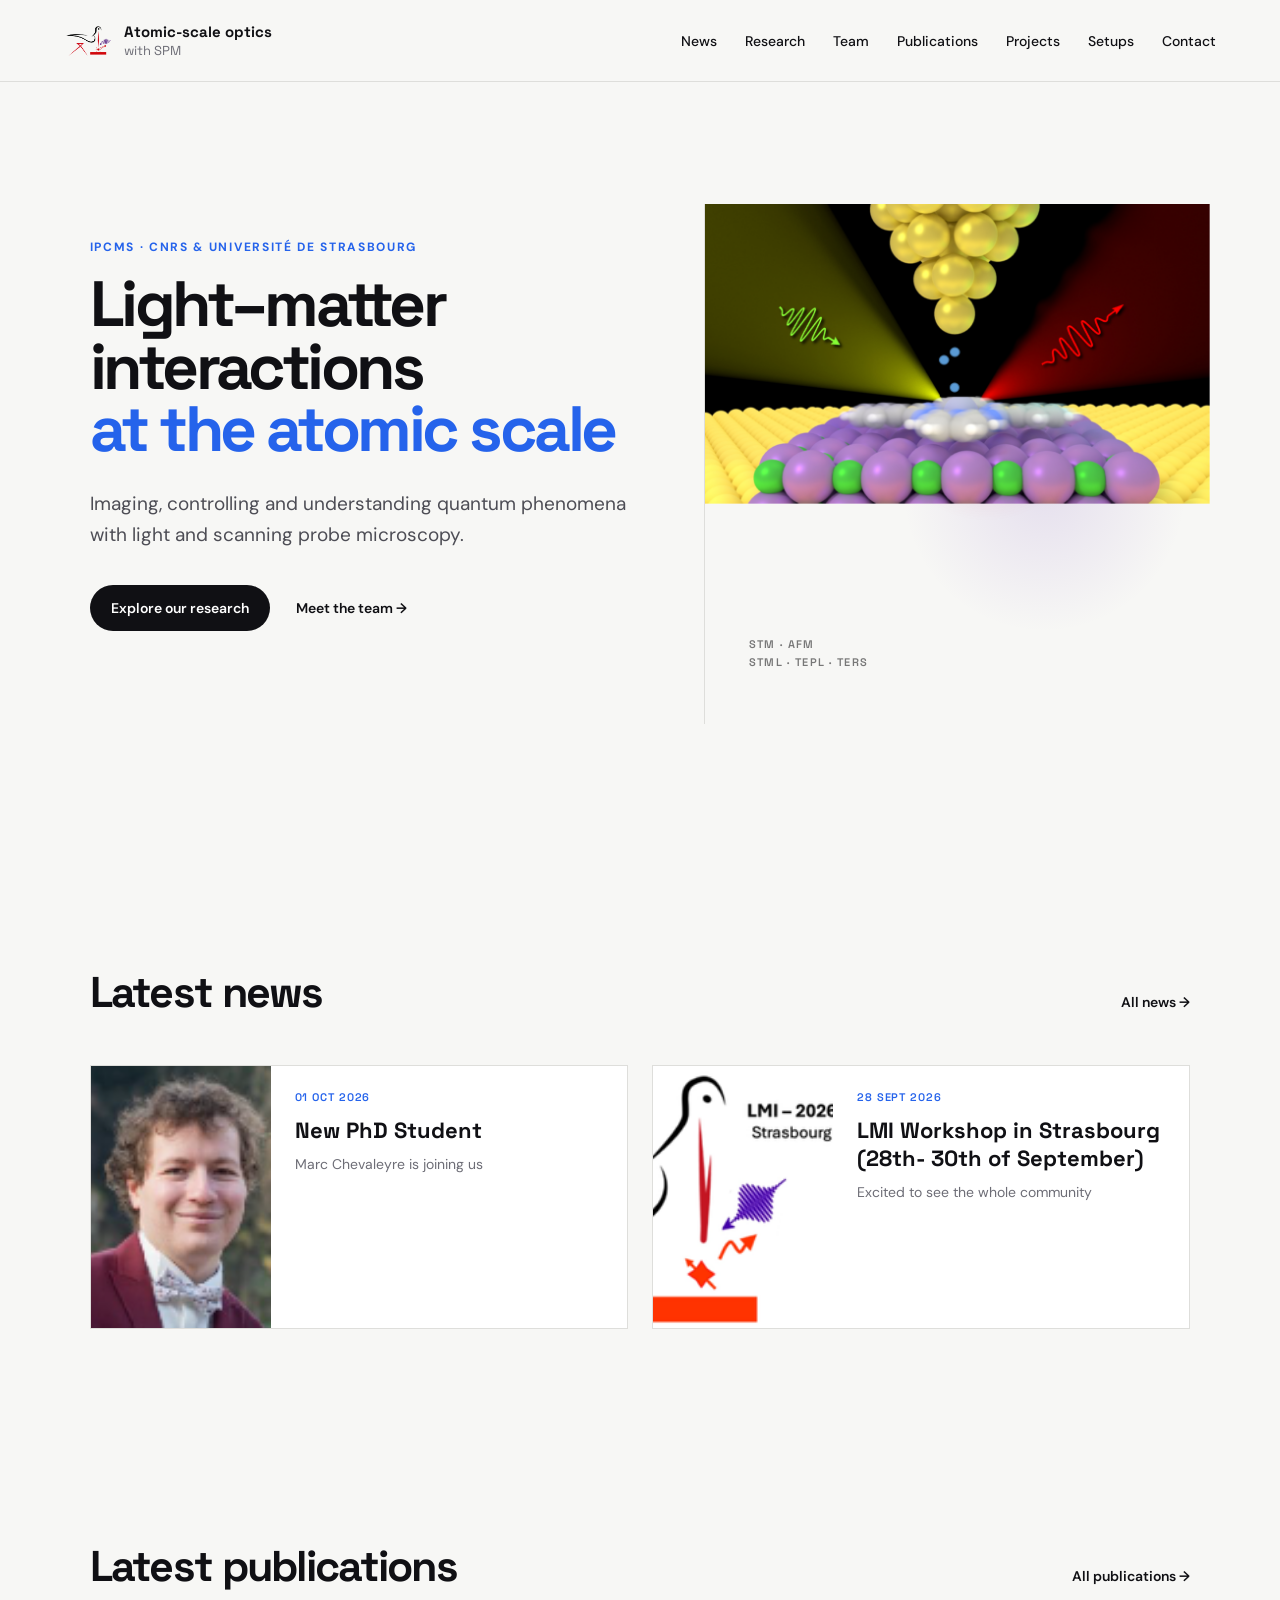
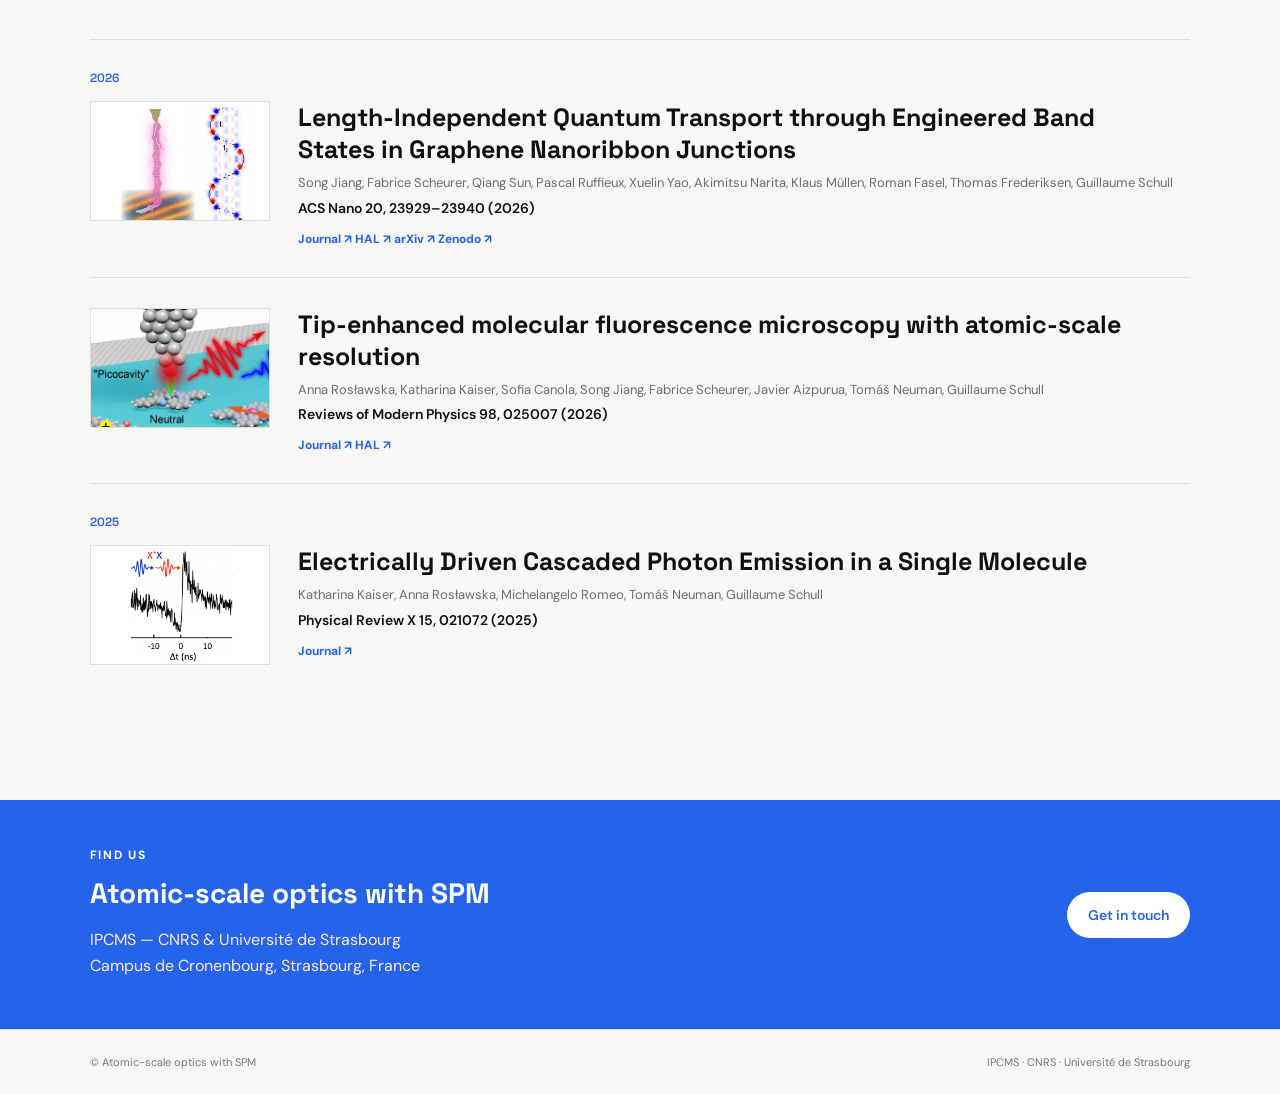
<file: index.html>
<!doctype html>

<html lang="en">

<head>
  <meta charset="utf-8">
  <meta name="viewport" content="width=device-width,initial-scale=1">
  <title>Atomic-scale optics with SPM — IPCMS</title>
  <link rel="stylesheet" href="css/style.css">
</head>

<body>

<header class="site-header">

  <a class="brand" href="index.html">
    <img src="assets/logo.png" alt="Atomic-scale optics with STM logo">

    <span>
      <strong>Atomic-scale optics</strong>
      <small>with SPM</small>
    </span>

  </a>

  <nav class="site-nav"></nav>

</header>

<main>

  <!-- HERO -->

  <section class="hero">

    <div class="hero-copy">

      <p class="eyebrow" id="institution"></p>

      <h1 id="hero-title"></h1>

      <p class="lead" id="hero-text"></p>

      <div class="hero-actions">

        <a class="button" href="research.html">
          Explore our research
        </a>

        <a class="text-link" href="team.html">
          Meet the team →
        </a>

      </div>

    </div>


    <div class="hero-visual">

      <img
        src="assets/Image1.png"
        alt="Atomic-scale optical spectroscopy with scanning tunneling microscopy"
        class="hero-image"
      >

      <div class="visual-label">
        STM · AFM <br>
        STML · TEPL · TERS
      </div>

    </div>

  </section>


  <!-- LATEST NEWS -->

  <section id="news" class="section">

    <div class="section-head">

      <h2>Latest news</h2>

      <a href="news.html">
        All news →
      </a>

    </div>

    <div id="latest-news" class="news-grid"></div>

  </section>


  <!-- LATEST PUBLICATIONS -->

  <section id="publications" class="section">

    <div class="section-head">

      <h2 id="publications-heading"></h2>

      <a href="publications.html">
        All publications →
      </a>

    </div>

    <div id="latest-publications"></div>

  </section>


  <!-- CONTACT -->

  <section id="contact" class="contact-section">

    <div>

      <p class="eyebrow">
        Find us
      </p>

      <h2>
        Atomic-scale optics with SPM
      </h2>

      <p id="contact-text"></p>

    </div>

    <a class="button button-light" id="contact-link">
      Get in touch
    </a>

  </section>

</main>


<footer>

  <span>
    © Atomic-scale optics with SPM
  </span>

  <span>
    IPCMS · CNRS · Université de Strasbourg
  </span>

</footer>


<script src="js/content.js"></script>

<script src="js/site.js"></script>


<script>

  // Homepage content

  document.getElementById("institution").textContent =
    siteContent.institution;


  document.getElementById("hero-title").innerHTML =
    `${siteContent.heroTitle}<br><em>${siteContent.heroTitleAccent}</em>`;


  document.getElementById("hero-text").textContent =
    siteContent.heroText;


  // Navigation
  // This is deliberately called before renderNews().
  // If renderNews() encounters an error, the navigation
  // will still have been rendered.

  renderNavigation();


  // Latest news

  renderNews(
    document.getElementById("latest-news"),
    siteContent.news.slice(0, 2)
  );


  // Latest publications

  document.getElementById("publications-heading").textContent =
    siteContent.sectionTitles.publications;


  renderPublications(
    document.getElementById("latest-publications"),
    siteContent.publications.slice(0, 3)
  );


  // Contact

  document.getElementById("contact-text").innerHTML =
    siteContent.contactText.replace(/\n/g, "<br>");


  document.getElementById("contact-link").href =
    "mailto:" + siteContent.contactEmail;

</script>

</body>

</html>
</file>
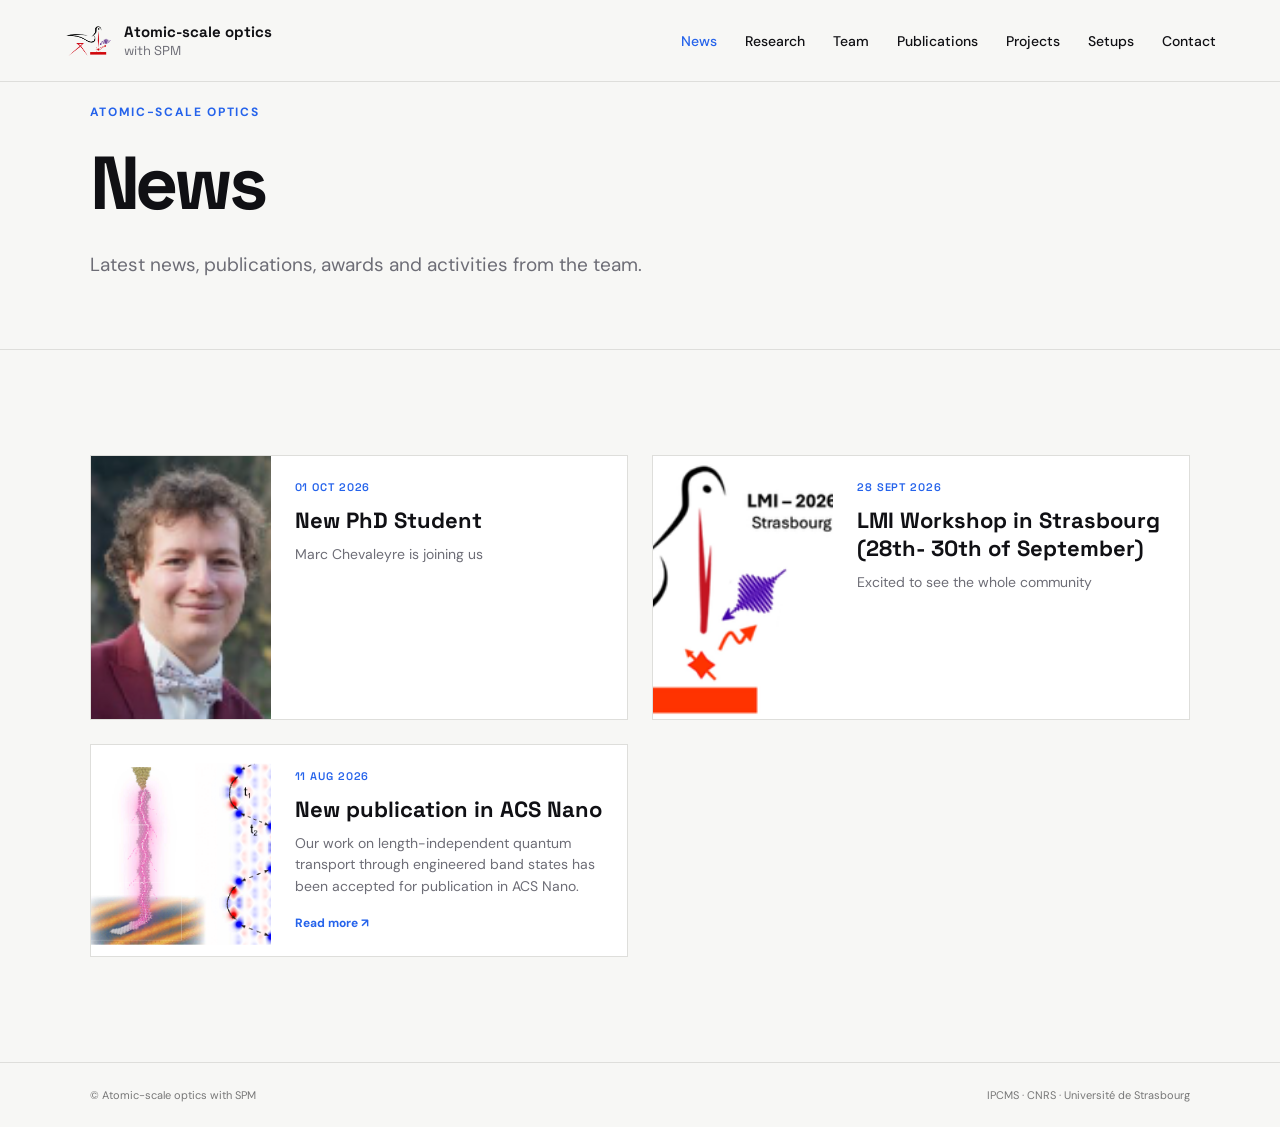
<file: news.html>
<!doctype html>
<html lang="en">

<head>
  <meta charset="utf-8">
  <meta name="viewport" content="width=device-width,initial-scale=1">

  <title>News — Atomic-scale optics with SPM</title>

  <link rel="stylesheet" href="css/style.css">
</head>

<body>

<header class="site-header">

  <a class="brand" href="index.html">
    <img src="assets/logo.png" alt="Atomic-scale optics with SPM logo">

    <span>
      <strong>Atomic-scale optics</strong>
      <small>with SPM</small>
    </span>
  </a>

  <nav class="site-nav"></nav>

</header>


<main>

  <!-- PAGE HERO / BANDEAU -->

  <section class="page-hero">

    <p class="eyebrow">Atomic-scale optics</p>

    <h1>News</h1>

    <p>
      Latest news, publications, awards and activities from the team.
    </p>

  </section>


  <!-- NEWS -->

  <section class="section">

    <div id="news-list" class="news-grid"></div>

  </section>

</main>


<footer>

  <span>© Atomic-scale optics with SPM</span>

  <span>
    IPCMS · CNRS · Université de Strasbourg
  </span>

</footer>


<script src="js/content.js"></script>
<script src="js/site.js"></script>

<script>

  // Navigation

  renderNavigation("news");


  // News

  const newsList = document.getElementById("news-list");

  if (newsList && siteContent.news) {
    renderNews(newsList, siteContent.news);
  }

</script>

</body>
</html>
</file>
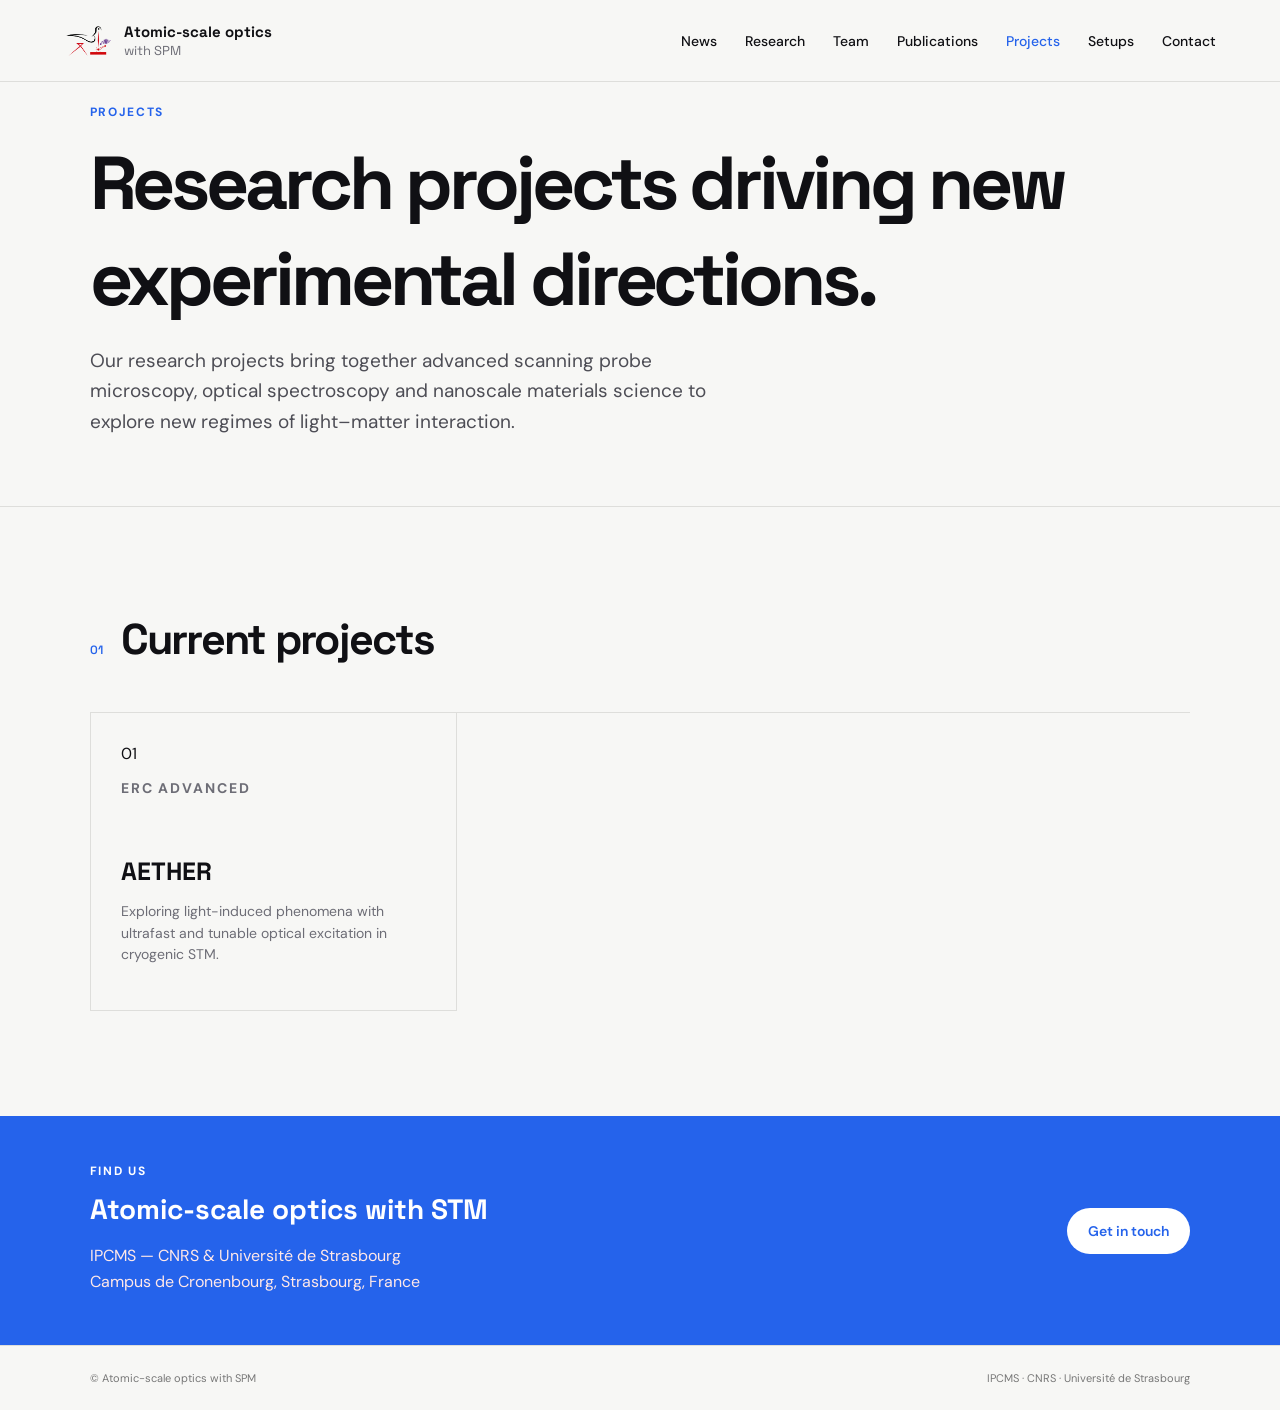
<file: projects.html>
<!doctype html>
<html lang="en">

<head>
  <meta charset="utf-8">
  <meta name="viewport" content="width=device-width,initial-scale=1">
  <title>Projects — Atomic-scale optics with SPM</title>
  <link rel="stylesheet" href="css/style.css">
</head>

<body>

<header class="site-header">

  <a class="brand" href="index.html">
    <img src="assets/logo.png" alt="Atomic-scale optics with STM logo">
    <span>
      <strong>Atomic-scale optics</strong>
      <small>with SPM</small>
    </span>
  </a>

  <nav class="site-nav"></nav>

</header>


<main>

  <!-- PAGE INTRO -->

  <section class="page-hero">

    <div>

      <p class="eyebrow">Projects</p>

      <h1>
        Research projects driving new experimental directions.
      </h1>

      <p class="lead">
        Our research projects bring together advanced scanning probe
        microscopy, optical spectroscopy and nanoscale materials
        science to explore new regimes of light–matter interaction.
      </p>

    </div>

  </section>


  <!-- PROJECTS -->

  <section class="section">

    <div class="section-head">
      <span>01</span>
      <h2>Current projects</h2>
    </div>

    <div id="projects-grid" class="research-grid"></div>

  </section>




  <!-- CONTACT -->

  <section id="contact" class="contact-section">

    <div>

      <p class="eyebrow">Find us</p>

      <h2>Atomic-scale optics with STM</h2>

      <p id="contact-text"></p>

    </div>

    <a class="button button-light" id="contact-link">
      Get in touch
    </a>

  </section>

</main>


<footer>

  <span>© Atomic-scale optics with SPM</span>

  <span>IPCMS · CNRS · Université de Strasbourg</span>

</footer>


<script src="js/content.js"></script>
<script src="js/site.js"></script>

<script>

  /*
   * Build the project cards from content.js.
   */

  const projectsGrid = document.getElementById("projects-grid");

  if (projectsGrid && siteContent.projects) {

    projectsGrid.innerHTML = siteContent.projects.map((item, index) => {

      const number = String(index + 1).padStart(2, "0");

      return `
        <article class="research-card">

          <div class="research-number">
            ${number}
          </div>

          <div class="research-card-content">

            <p class="project-tag">
              ${item.tag}
            </p>

            <h3>
              ${item.title}
            </h3>

            <p>
              ${item.text}
            </p>

          </div>

        </article>
      `;

    }).join("");

  }


  // Contact

  document.getElementById("contact-text").innerHTML =
    siteContent.contactText.replace(/\n/g, "<br>");

  document.getElementById("contact-link").href =
    "mailto:" + siteContent.contactEmail;


  // Navigation

  renderNavigation("projects");

</script>

</body>
</html>
</file>
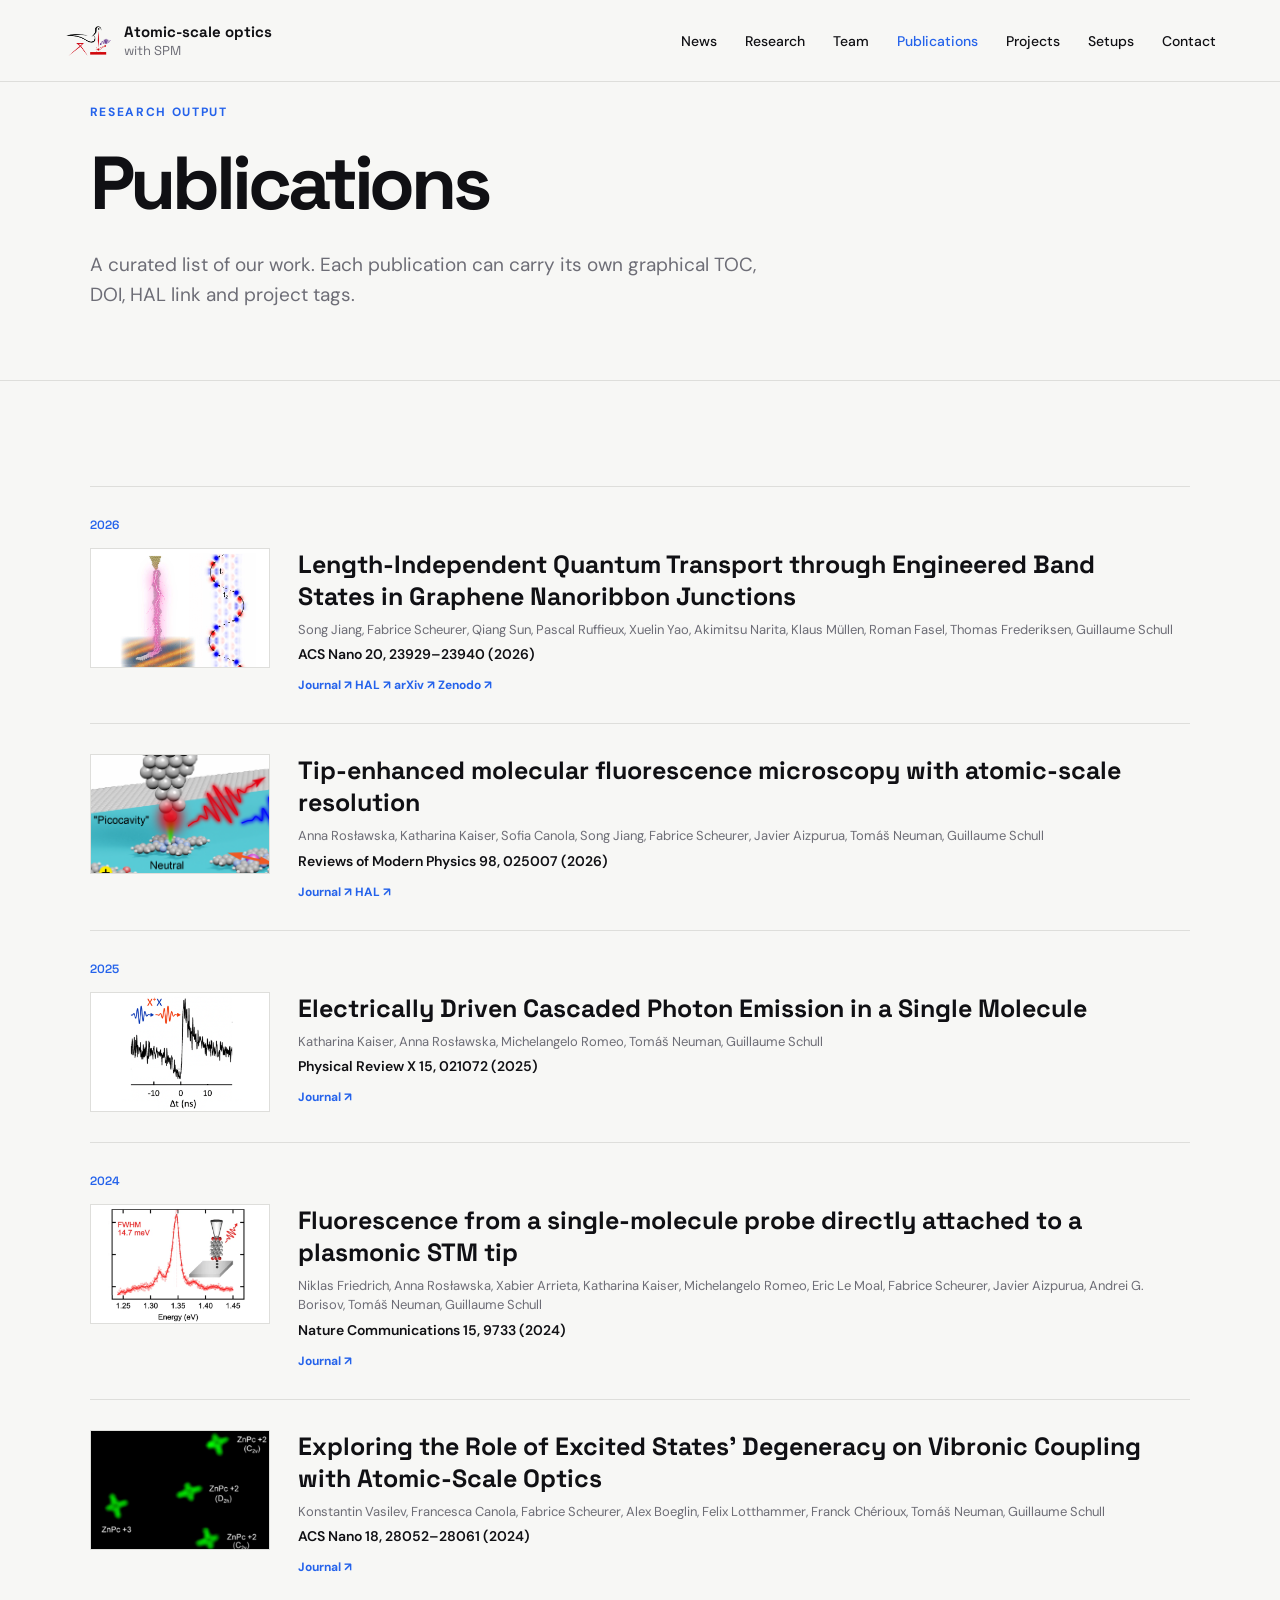
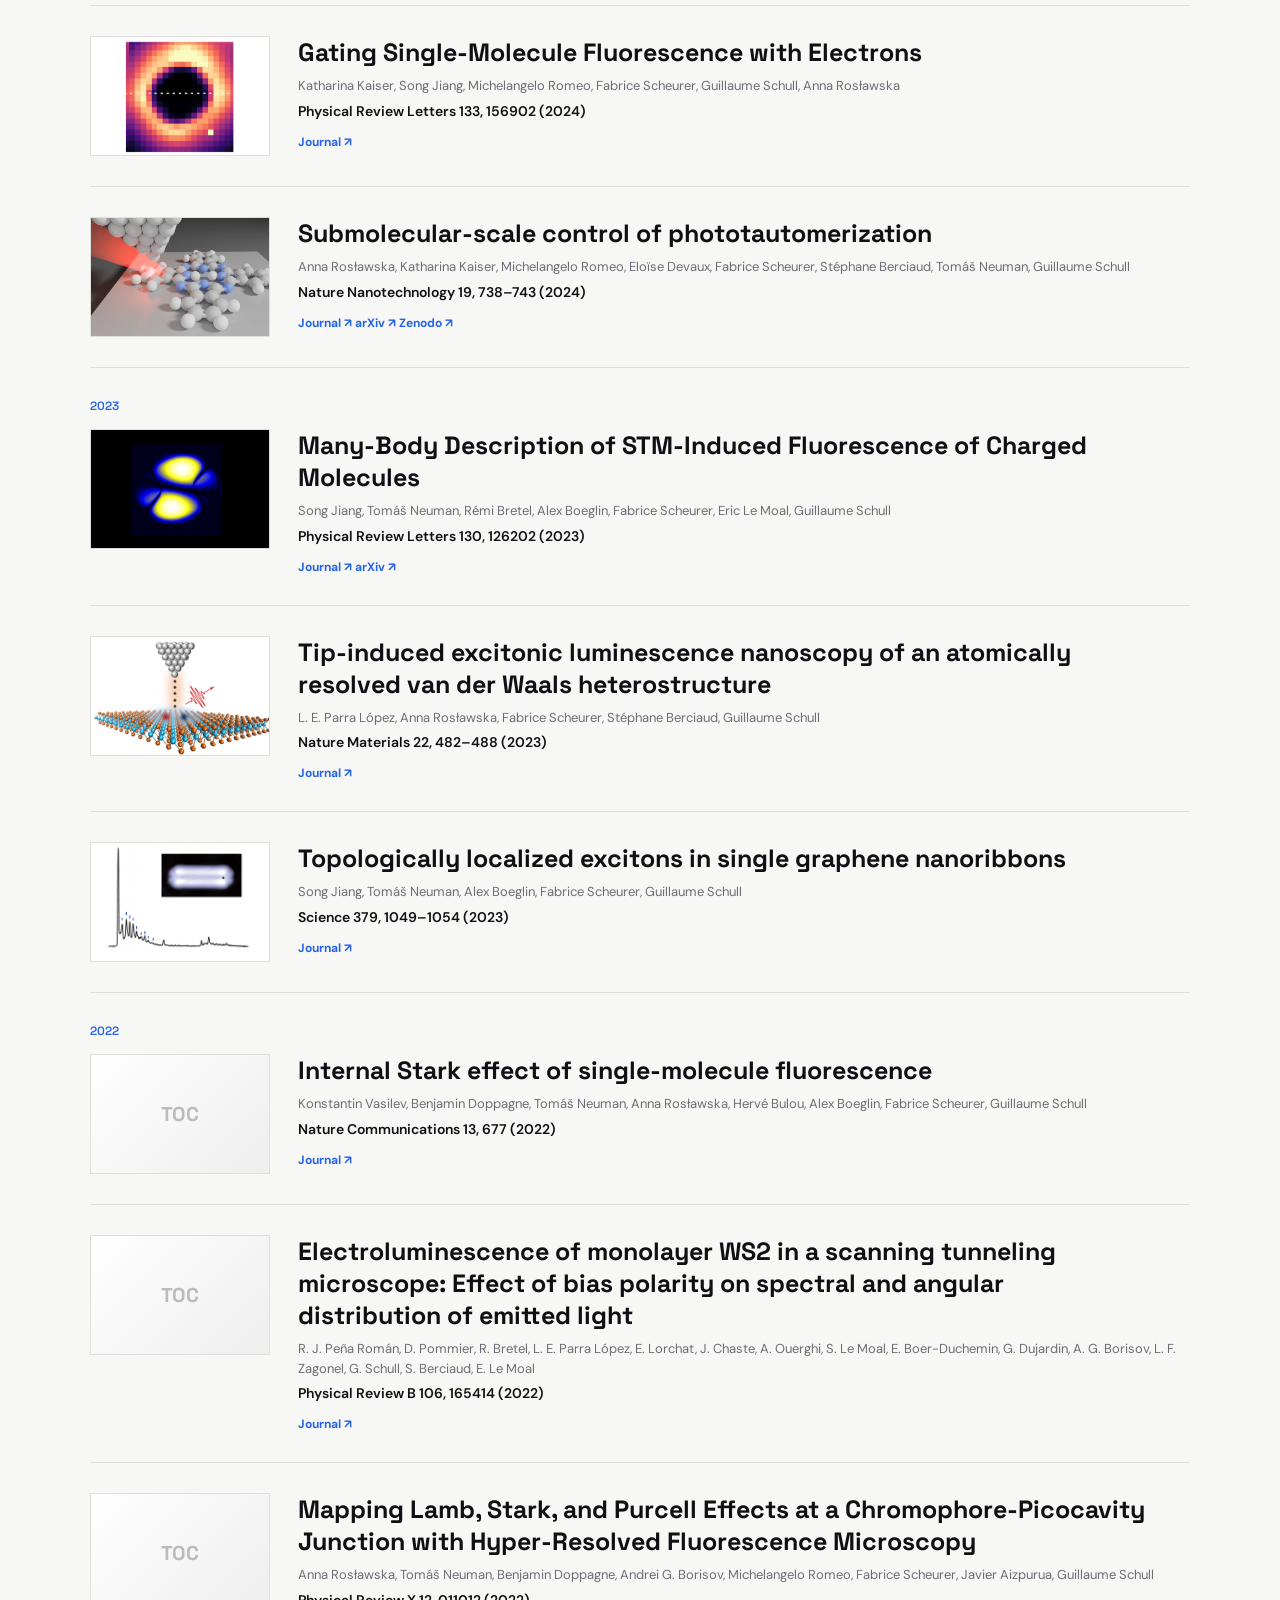
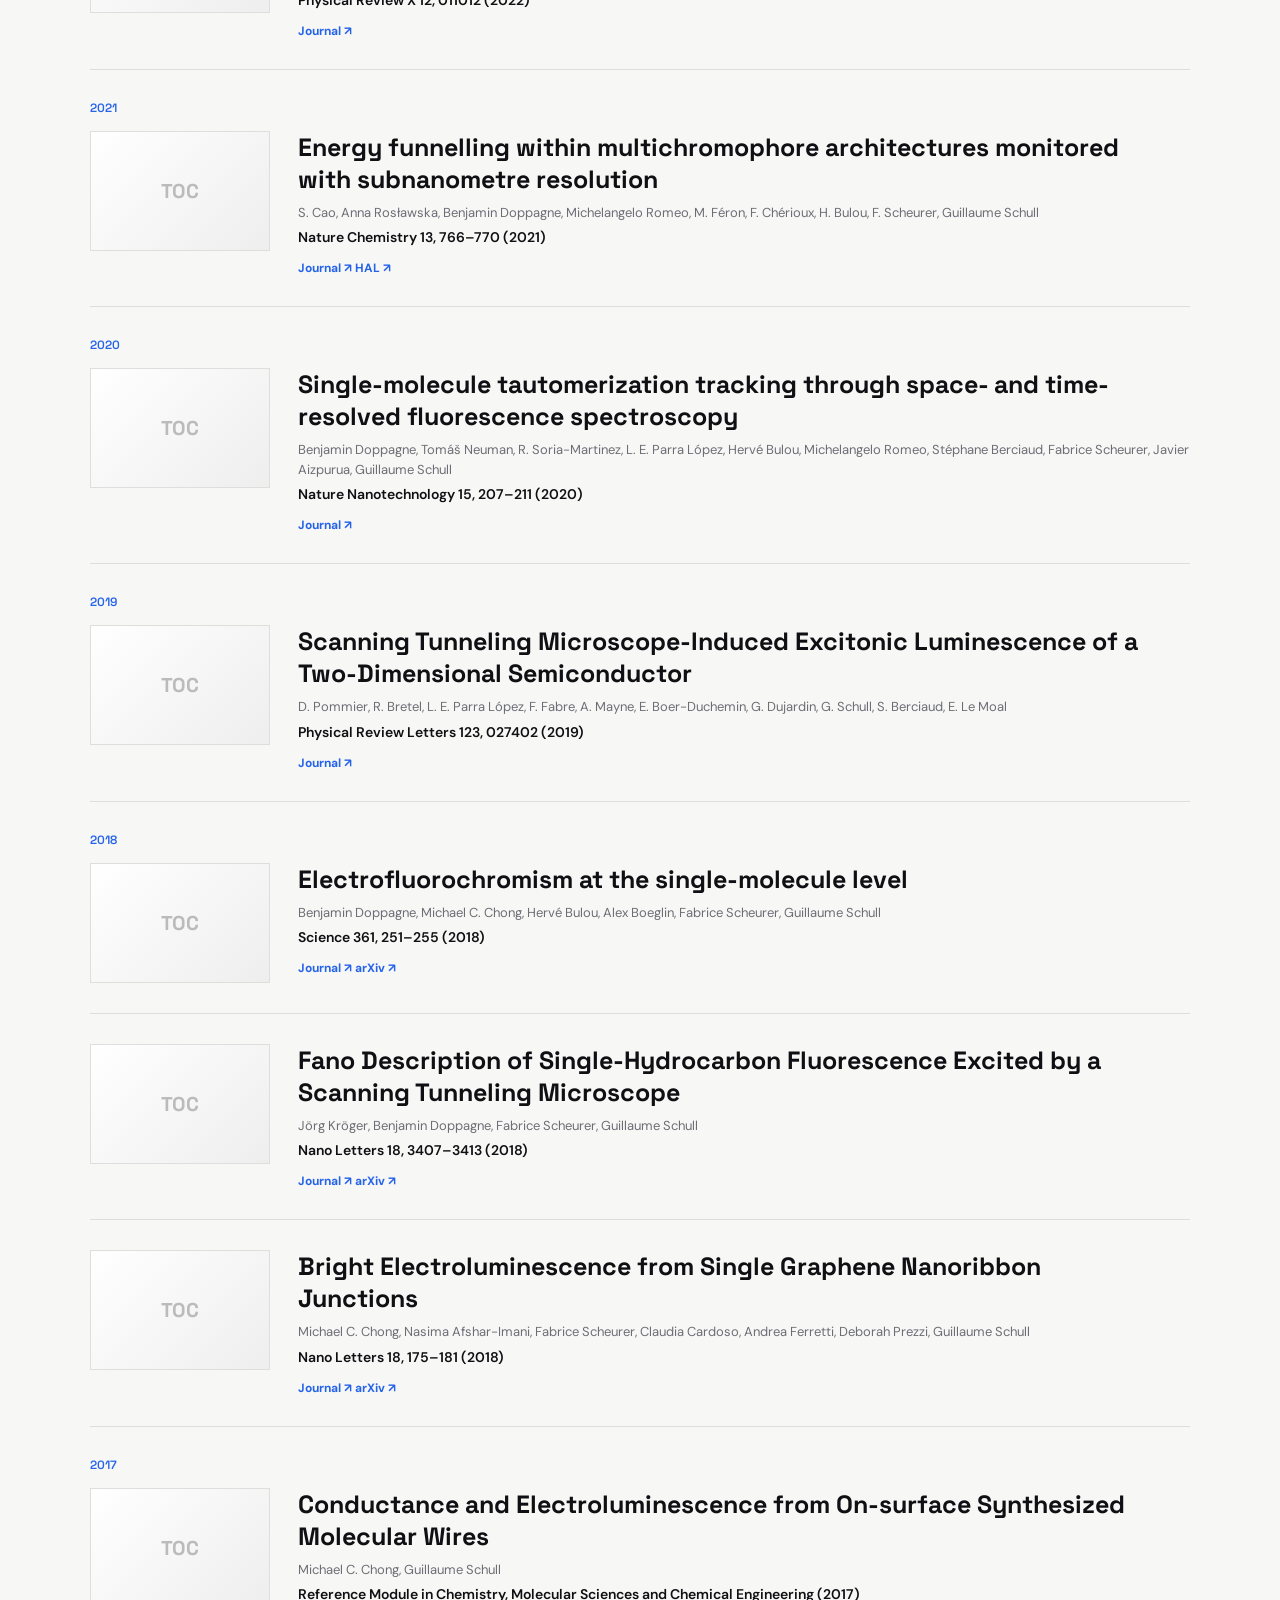
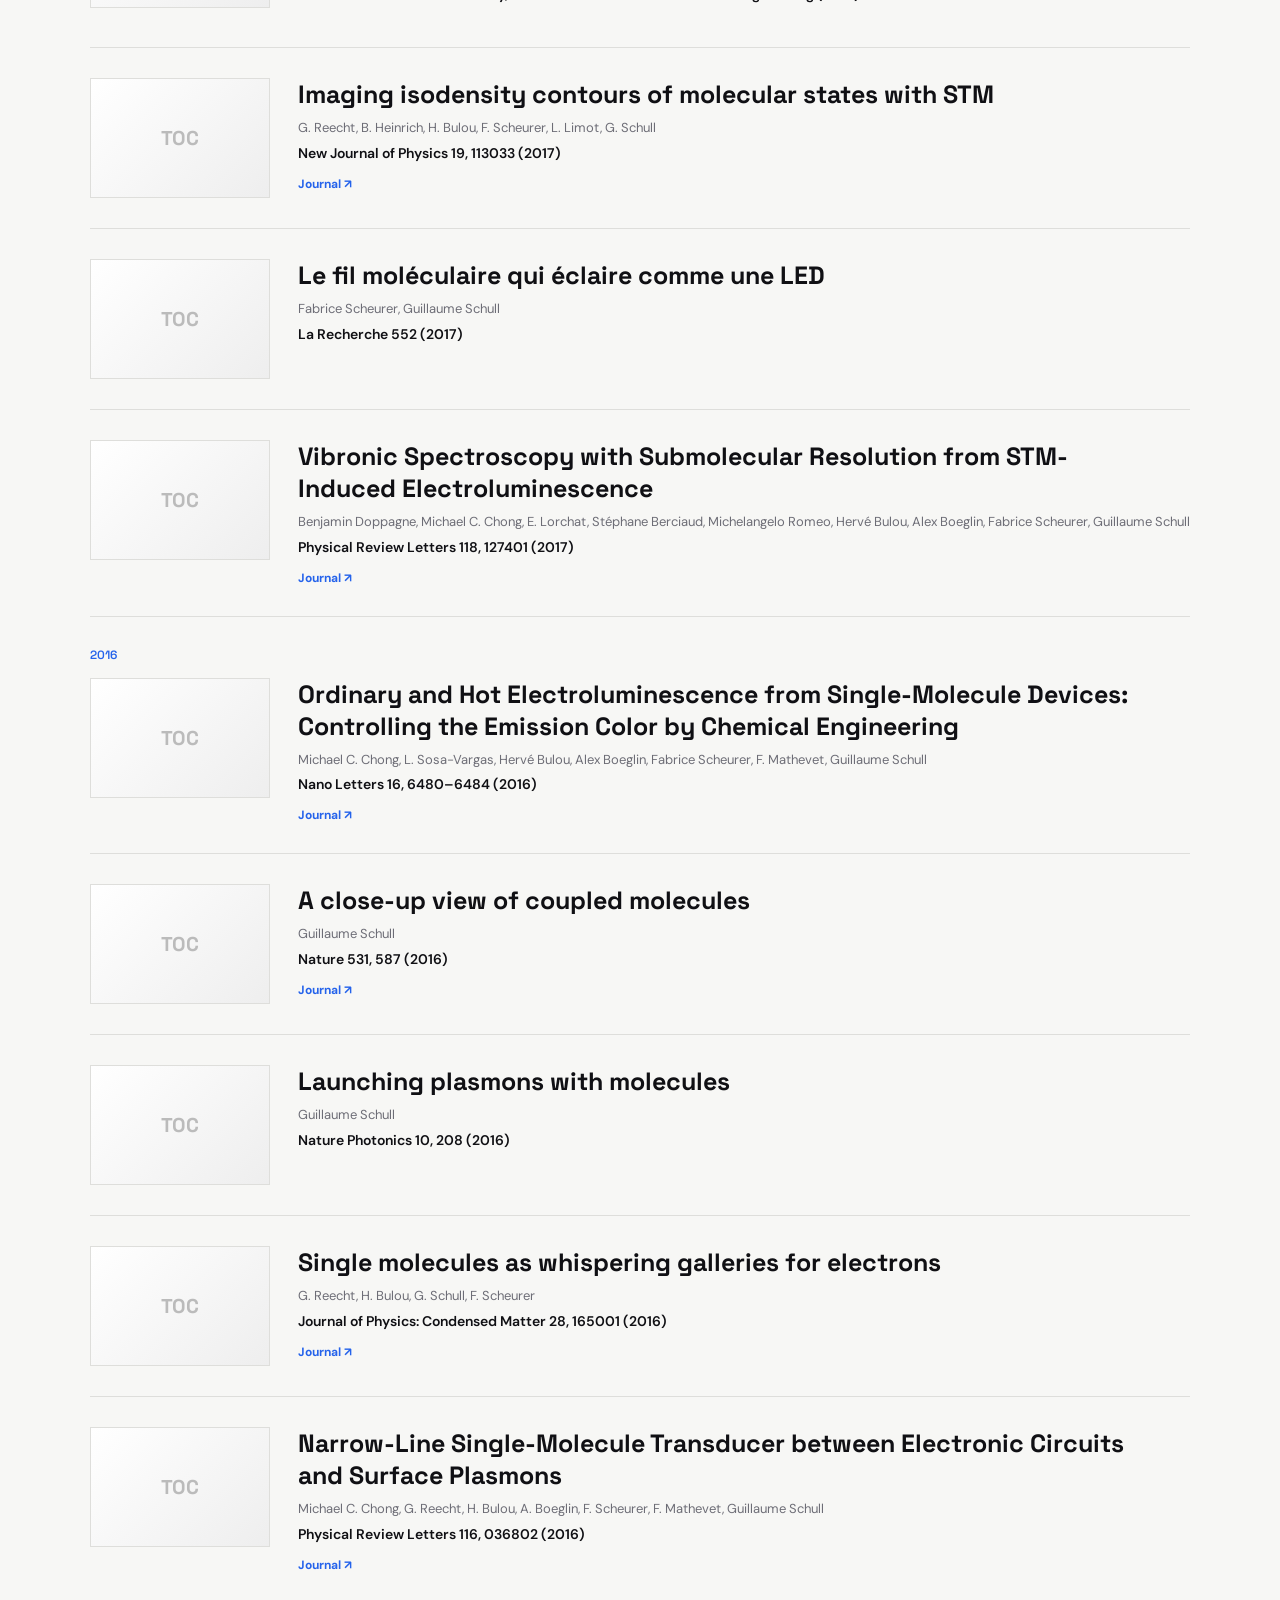
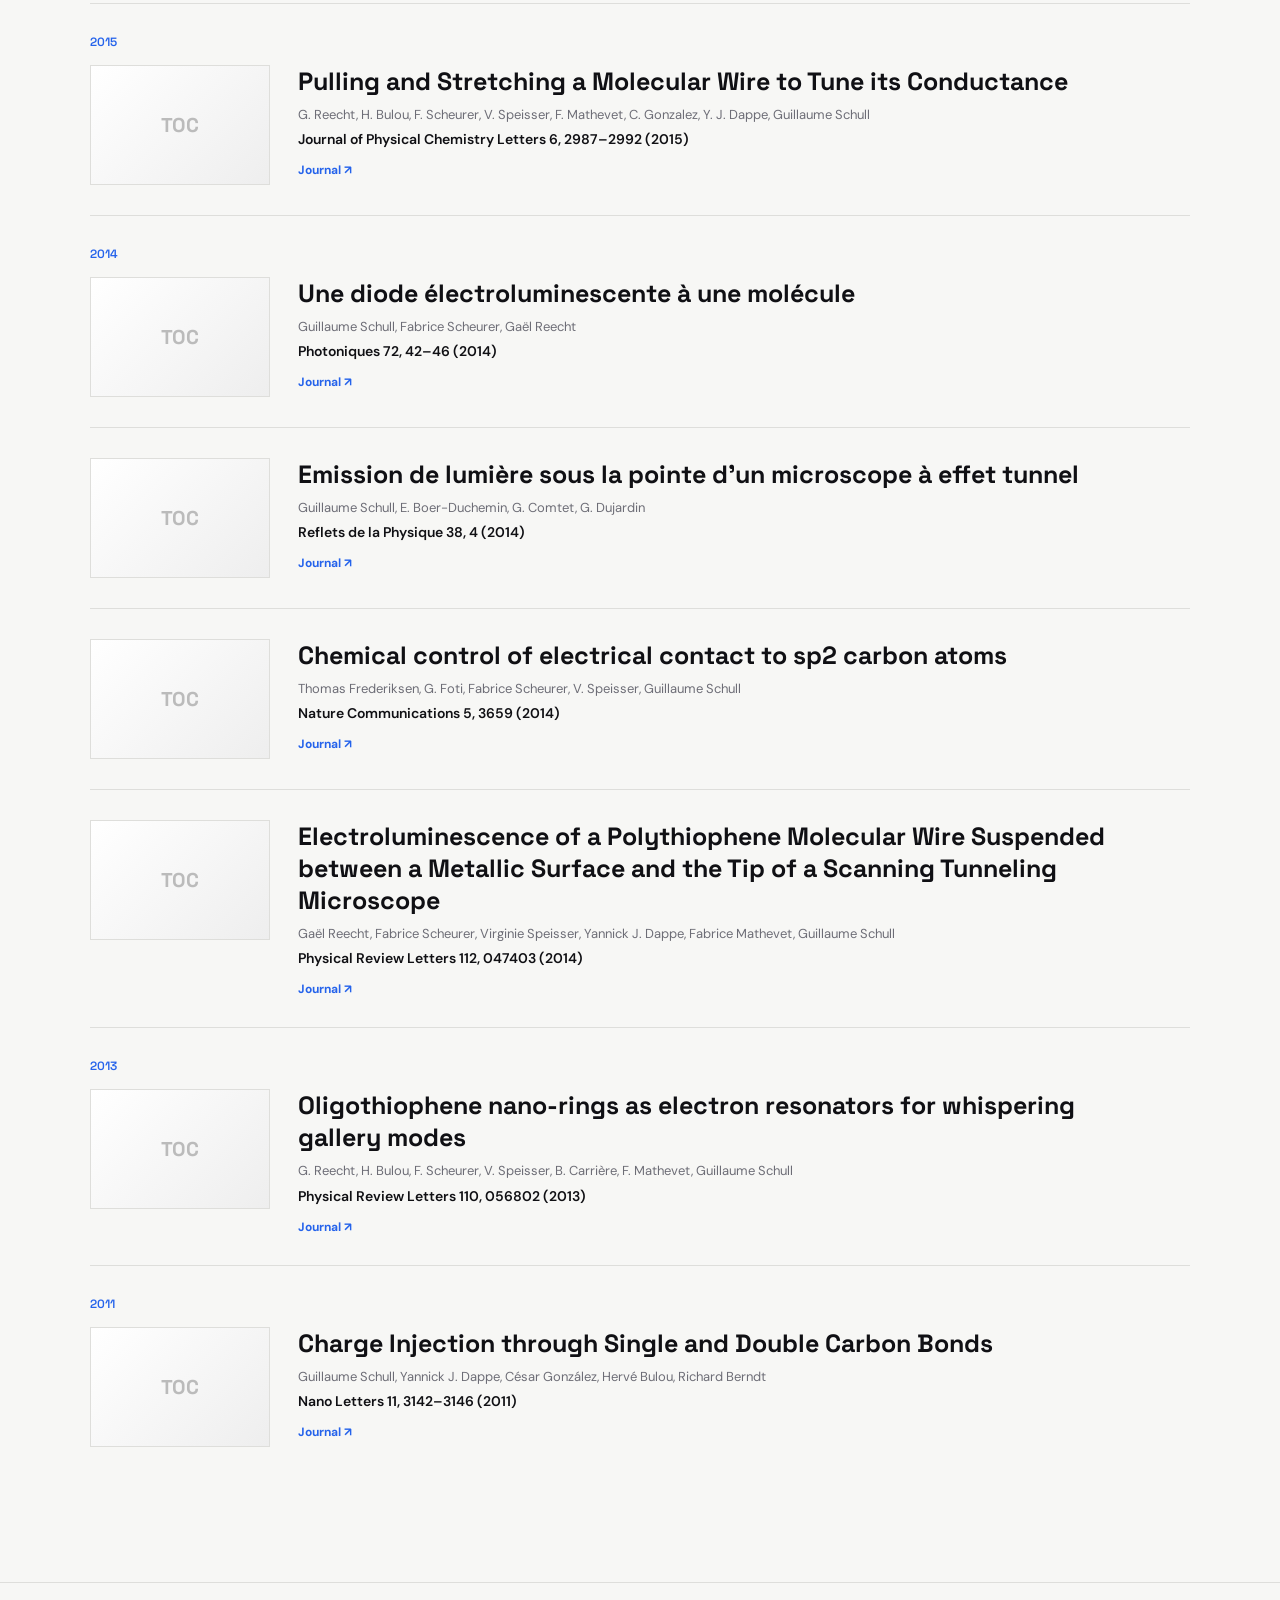
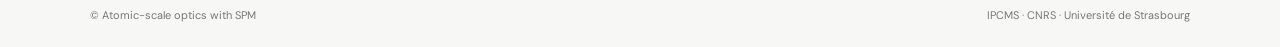
<file: publications.html>
<!doctype html><html lang="en"><head><meta charset="utf-8"><meta name="viewport" content="width=device-width,initial-scale=1"><title>Publications — Atomic-scale optics with SPM</title><link rel="stylesheet" href="css/style.css"></head><body>
<header class="site-header"><a class="brand" href="index.html"><img src="assets/logo.png" alt="Atomic-scale optics with SPM logo"><span><strong>Atomic-scale optics</strong><small>with SPM</small></span></a><nav class="site-nav"></nav></header>
<main><section class="page-hero"><p class="eyebrow">Research output</p><h1>Publications</h1><p>A curated list of our work. Each publication can carry its own graphical TOC, DOI, HAL link and project tags.</p></section><section class="section"><div id="publication-list"></div></section></main>
<footer><span>© Atomic-scale optics with SPM</span><span>IPCMS · CNRS · Université de Strasbourg</span></footer><script src="js/content.js"></script><script src="js/site.js"></script><script>renderPublications(document.getElementById('publication-list'),siteContent.publications);renderNavigation('publications')</script></body></html>
</file>
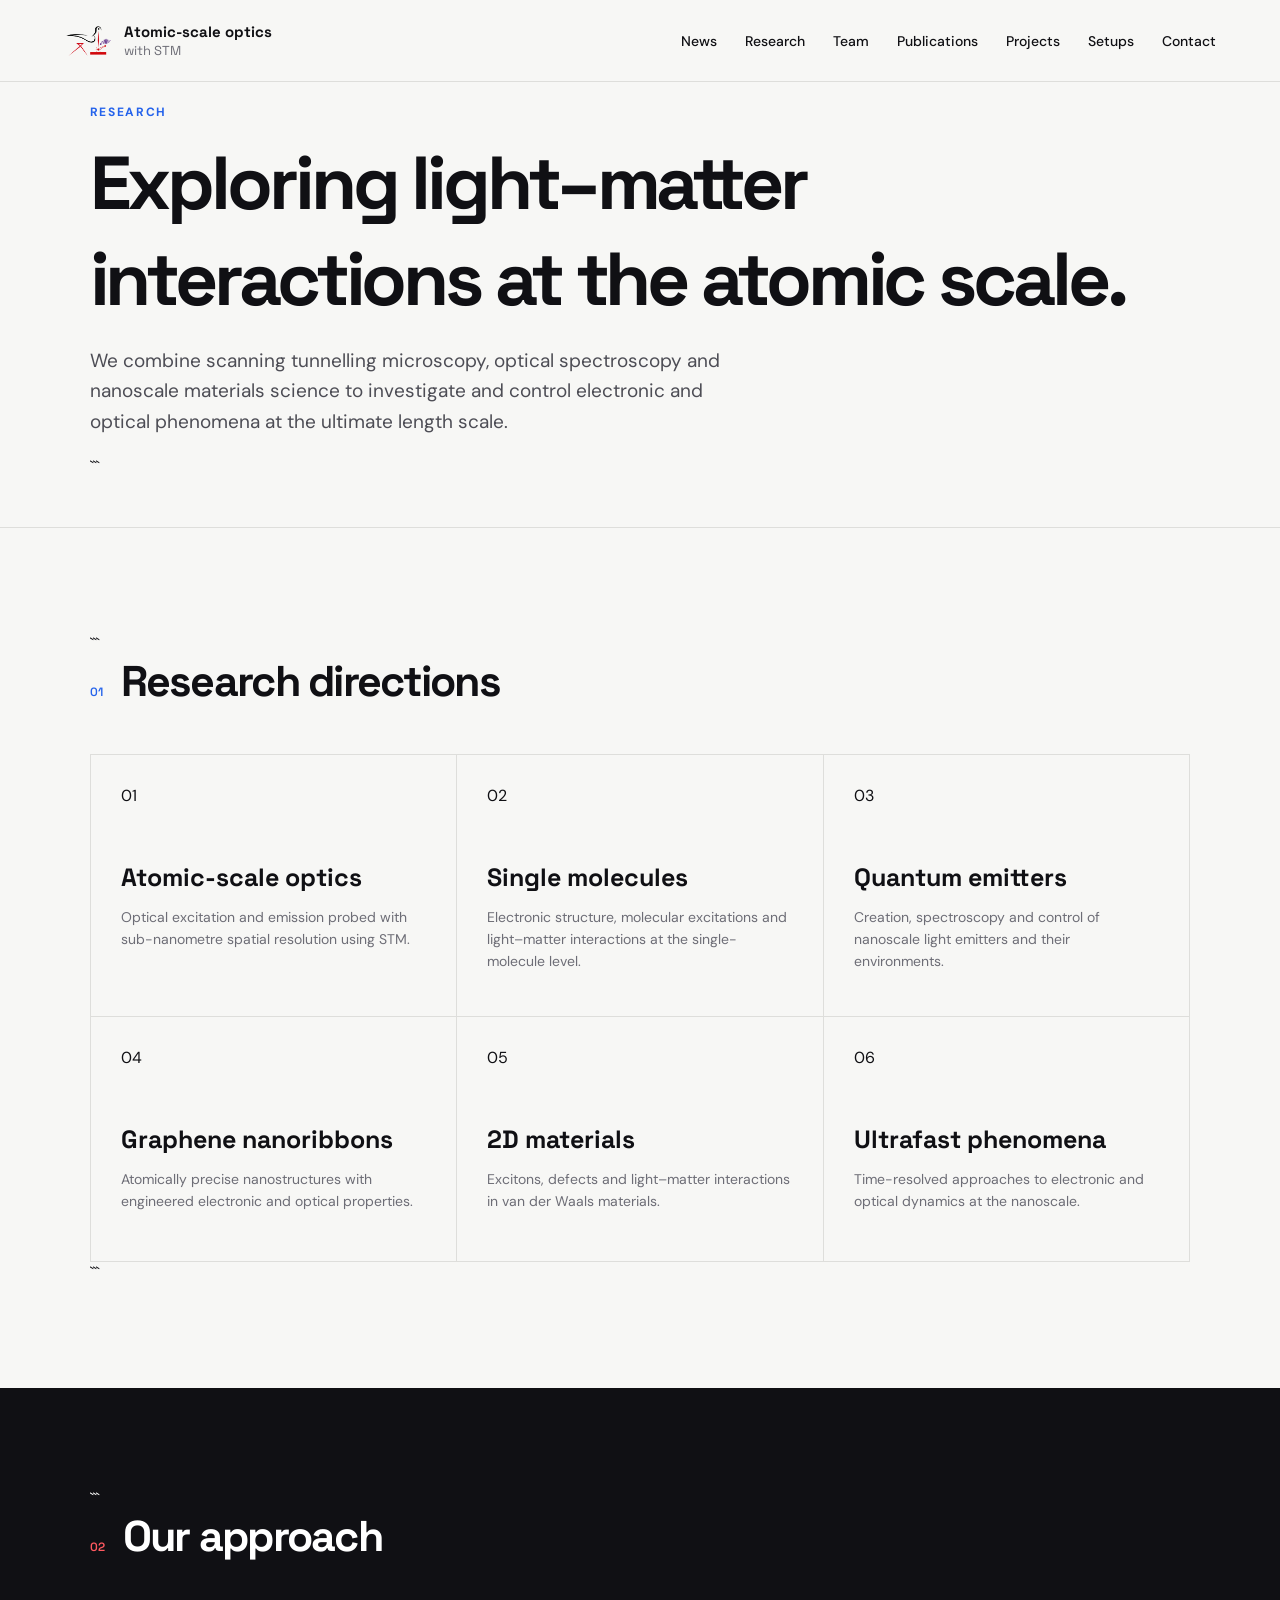
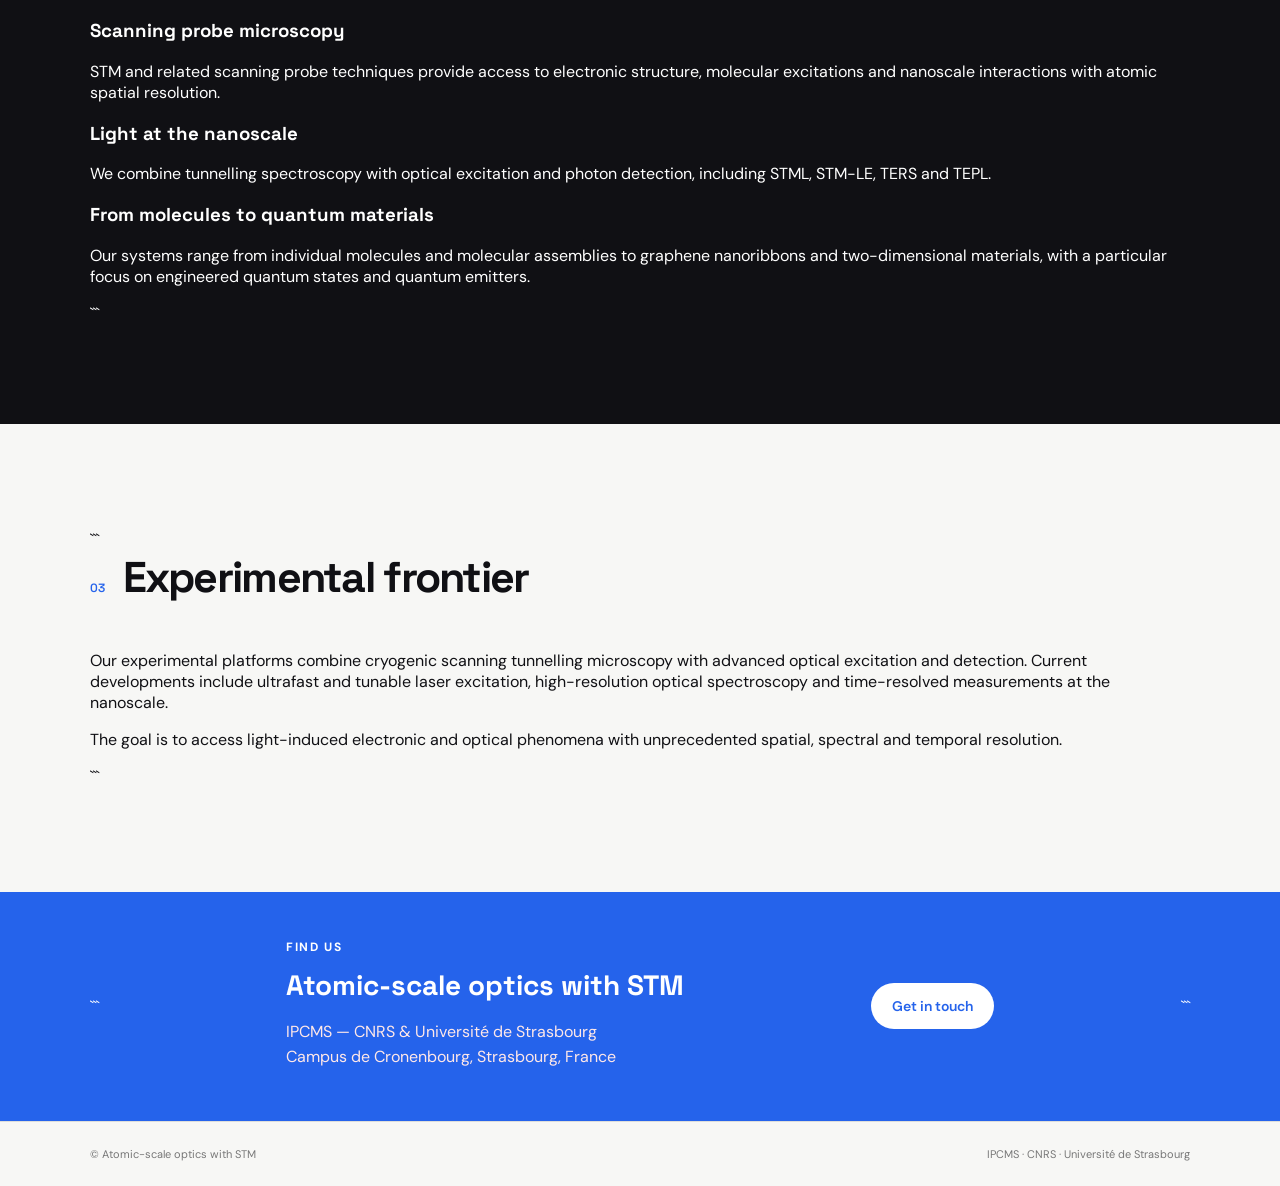
<file: reseach.html>
<!doctype html>

<html lang="en">
<head>
  <meta charset="utf-8">
  <meta name="viewport" content="width=device-width,initial-scale=1">
  <title>Research — Atomic-scale optics with STM</title>
  <link rel="stylesheet" href="css/style.css">
</head>

<body>

<header class="site-header">
  <a class="brand" href="index.html">
    <img src="assets/logo.png" alt="Atomic-scale optics with STM logo">
    <span>
      <strong>Atomic-scale optics</strong>
      <small>with STM</small>
    </span>
  </a>

  <nav class="site-nav"></nav>
</header>

<main>

  <!-- PAGE INTRO -->

  <section class="page-hero">
    <div>
    <p class="eyebrow">Research</p>

<h1>Exploring light–matter interactions at the atomic scale.</h1>

  <p class="lead">
    We combine scanning tunnelling microscopy, optical spectroscopy
    and nanoscale materials science to investigate and control
    electronic and optical phenomena at the ultimate length scale.
  </p>
</div>
```

  </section>

  <!-- RESEARCH AXES -->

  <section class="section">

```
<div class="section-head">
  <span>01</span>
  <h2>Research directions</h2>
</div>

<div id="research-grid" class="research-grid"></div>
```

  </section>

  <!-- APPROACH -->

  <section class="dark-section">

```
<div class="section-head light">
  <span>02</span>
  <h2>Our approach</h2>
</div>

<div class="dark-content">

  <div>
    <h3>Scanning probe microscopy</h3>

    <p>
      STM and related scanning probe techniques provide access to
      electronic structure, molecular excitations and nanoscale
      interactions with atomic spatial resolution.
    </p>
  </div>

  <div>
    <h3>Light at the nanoscale</h3>

    <p>
      We combine tunnelling spectroscopy with optical excitation
      and photon detection, including STML, STM-LE, TERS and TEPL.
    </p>
  </div>

  <div>
    <h3>From molecules to quantum materials</h3>

    <p>
      Our systems range from individual molecules and molecular
      assemblies to graphene nanoribbons and two-dimensional
      materials, with a particular focus on engineered quantum
      states and quantum emitters.
    </p>
  </div>

</div>
```

  </section>

  <!-- EXPERIMENTAL FRONTIER -->

  <section class="section">

```
<div class="section-head">
  <span>03</span>
  <h2>Experimental frontier</h2>
</div>

<div class="research-intro">

  <p>
    Our experimental platforms combine cryogenic scanning tunnelling
    microscopy with advanced optical excitation and detection.
    Current developments include ultrafast and tunable laser
    excitation, high-resolution optical spectroscopy and
    time-resolved measurements at the nanoscale.
  </p>

  <p>
    The goal is to access light-induced electronic and optical
    phenomena with unprecedented spatial, spectral and temporal
    resolution.
  </p>

</div>
```

  </section>

  <!-- CONTACT -->

  <section id="contact" class="contact-section">

```
<div>

  <p class="eyebrow">Find us</p>

  <h2>Atomic-scale optics with STM</h2>

  <p id="contact-text"></p>

</div>

<a class="button button-light" id="contact-link">
  Get in touch
</a>
```

  </section>

</main>

<footer>
  <span>© Atomic-scale optics with STM</span>
  <span>IPCMS · CNRS · Université de Strasbourg</span>
</footer>

<script src="js/content.js"></script>

<script src="js/site.js"></script>

<script>

  /*
   * Build the research cards directly from content.js.
   * This avoids requiring a separate renderResearch() function.
   */

  const researchGrid = document.getElementById("research-grid");

  if (researchGrid && siteContent.research) {

    researchGrid.innerHTML = siteContent.research.map((item, index) => {

      const number = String(index + 1).padStart(2, "0");

      return `
        <article class="research-card">

          <div class="research-number">
            ${number}
          </div>

          <div class="research-card-content">

            <h3>
              ${item.title}
            </h3>

            <p>
              ${item.text}
            </p>

          </div>

        </article>
      `;

    }).join("");

  }


  // Contact

  document.getElementById("contact-text").innerHTML =
    siteContent.contactText.replace(/\n/g, "<br>");

  document.getElementById("contact-link").href =
    "mailto:" + siteContent.contactEmail;


  // Navigation

  renderNavigation();

</script>

</body>
</html>
</file>
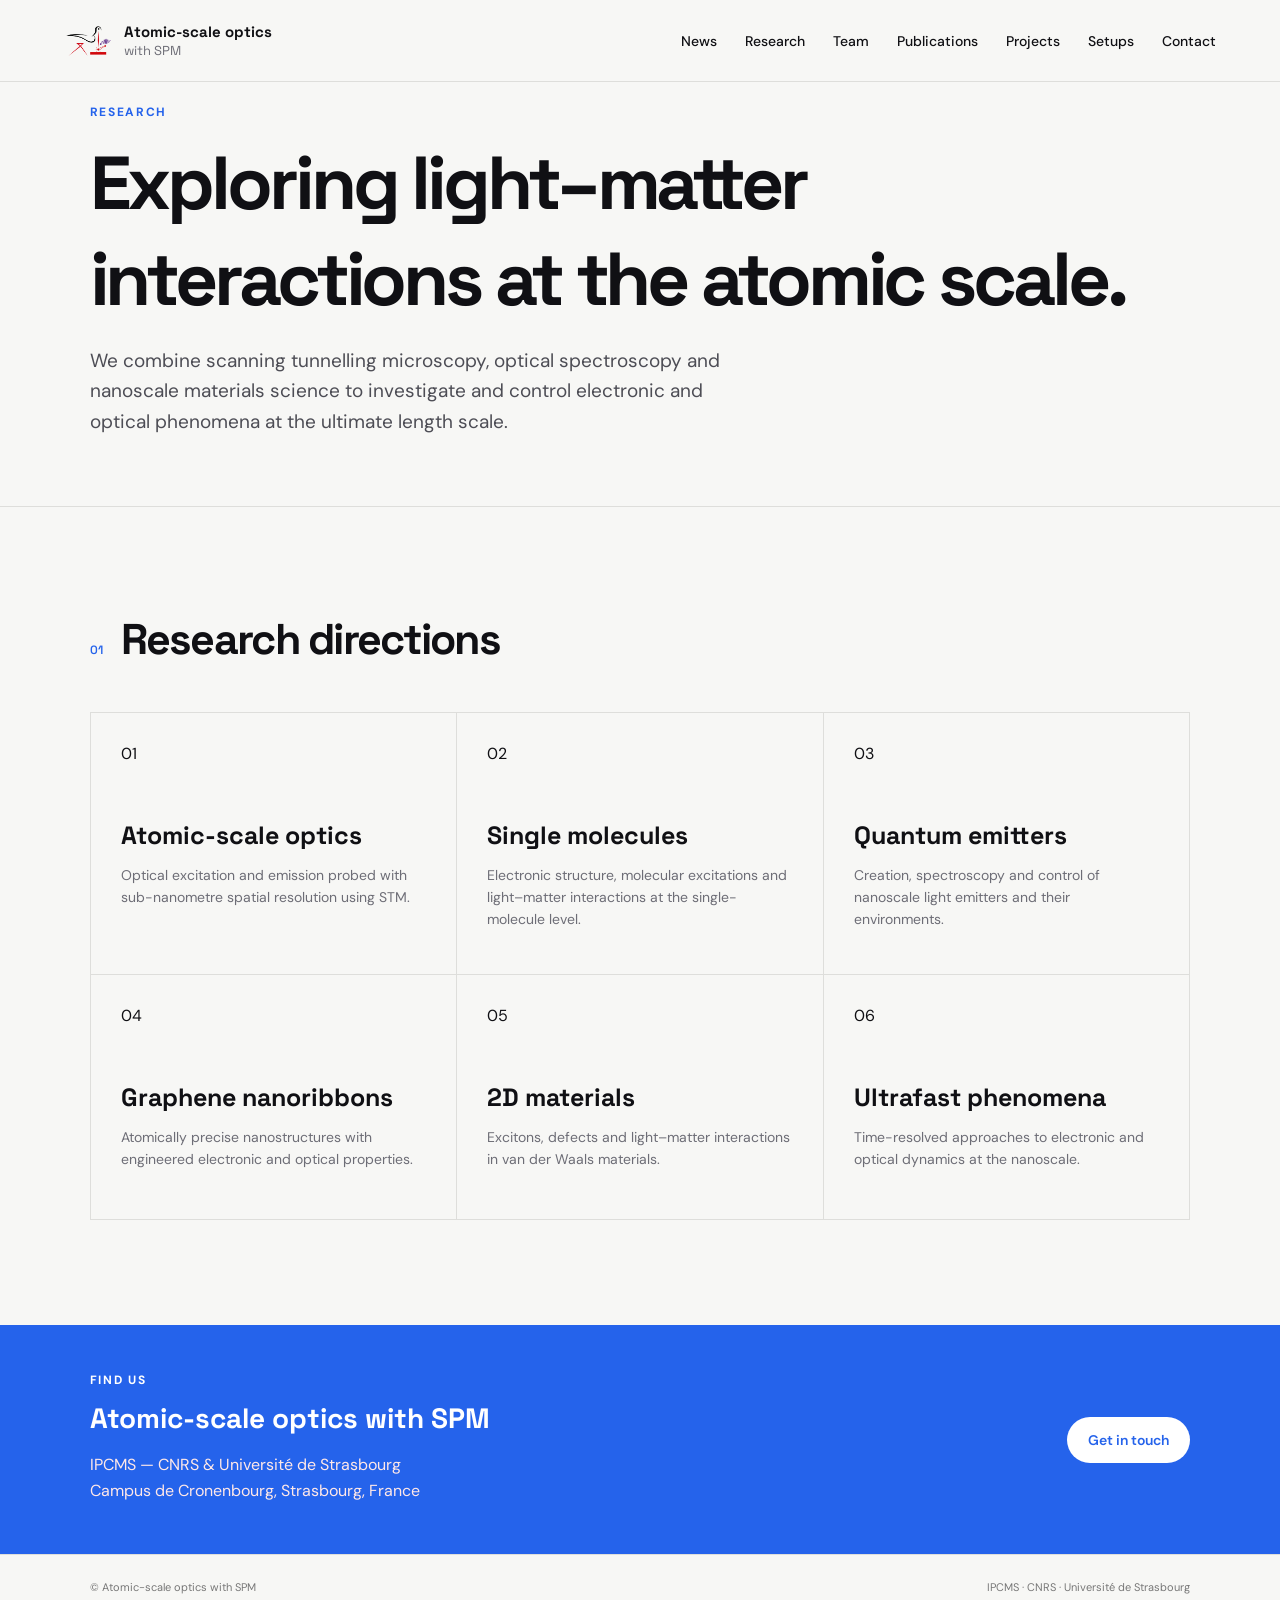
<file: research.html>
<!doctype html>

<html lang="en">
<head>
  <meta charset="utf-8">
  <meta name="viewport" content="width=device-width,initial-scale=1">
  <title>Research — Atomic-scale optics with SPM</title>
  <link rel="stylesheet" href="css/style.css">
</head>

<body>

<header class="site-header">
  <a class="brand" href="index.html">
    <img src="assets/logo.png" alt="Atomic-scale optics with SPM logo">
    <span>
      <strong>Atomic-scale optics</strong>
      <small>with SPM</small>
    </span>
  </a>

  <nav class="site-nav"></nav>
</header>

<main>

  <!-- PAGE INTRO -->

  <section class="page-hero">
    <div>
    <p class="eyebrow">Research</p>

<h1>Exploring light–matter interactions at the atomic scale.</h1>

  <p class="lead">
    We combine scanning tunnelling microscopy, optical spectroscopy
    and nanoscale materials science to investigate and control
    electronic and optical phenomena at the ultimate length scale.
  </p>
</div>


  </section>

  <!-- RESEARCH AXES -->

  <section class="section">

<div class="section-head">
  <span>01</span>
  <h2>Research directions</h2>
</div>

<div id="research-grid" class="research-grid"></div>


  </section>



  <!-- CONTACT -->

  <section id="contact" class="contact-section">

<div>

  <p class="eyebrow">Find us</p>

  <h2>Atomic-scale optics with SPM</h2>

  <p id="contact-text"></p>

</div>

<a class="button button-light" id="contact-link">
  Get in touch
</a>

  </section>

</main>

<footer>
  <span>© Atomic-scale optics with SPM</span>
  <span>IPCMS · CNRS · Université de Strasbourg</span>
</footer>

<script src="js/content.js"></script>

<script src="js/site.js"></script>

<script>

  /*
   * Build the research cards directly from content.js.
   * This avoids requiring a separate renderResearch() function.
   */

  const researchGrid = document.getElementById("research-grid");

  if (researchGrid && siteContent.research) {

    researchGrid.innerHTML = siteContent.research.map((item, index) => {

      const number = String(index + 1).padStart(2, "0");

      return `
        <article class="research-card">

          <div class="research-number">
            ${number}
          </div>

          <div class="research-card-content">

            <h3>
              ${item.title}
            </h3>

            <p>
              ${item.text}
            </p>

          </div>

        </article>
      `;

    }).join("");

  }


  // Contact

  document.getElementById("contact-text").innerHTML =
    siteContent.contactText.replace(/\n/g, "<br>");

  document.getElementById("contact-link").href =
    "mailto:" + siteContent.contactEmail;


  // Navigation

  renderNavigation();

</script>

</body>
</html>
</file>
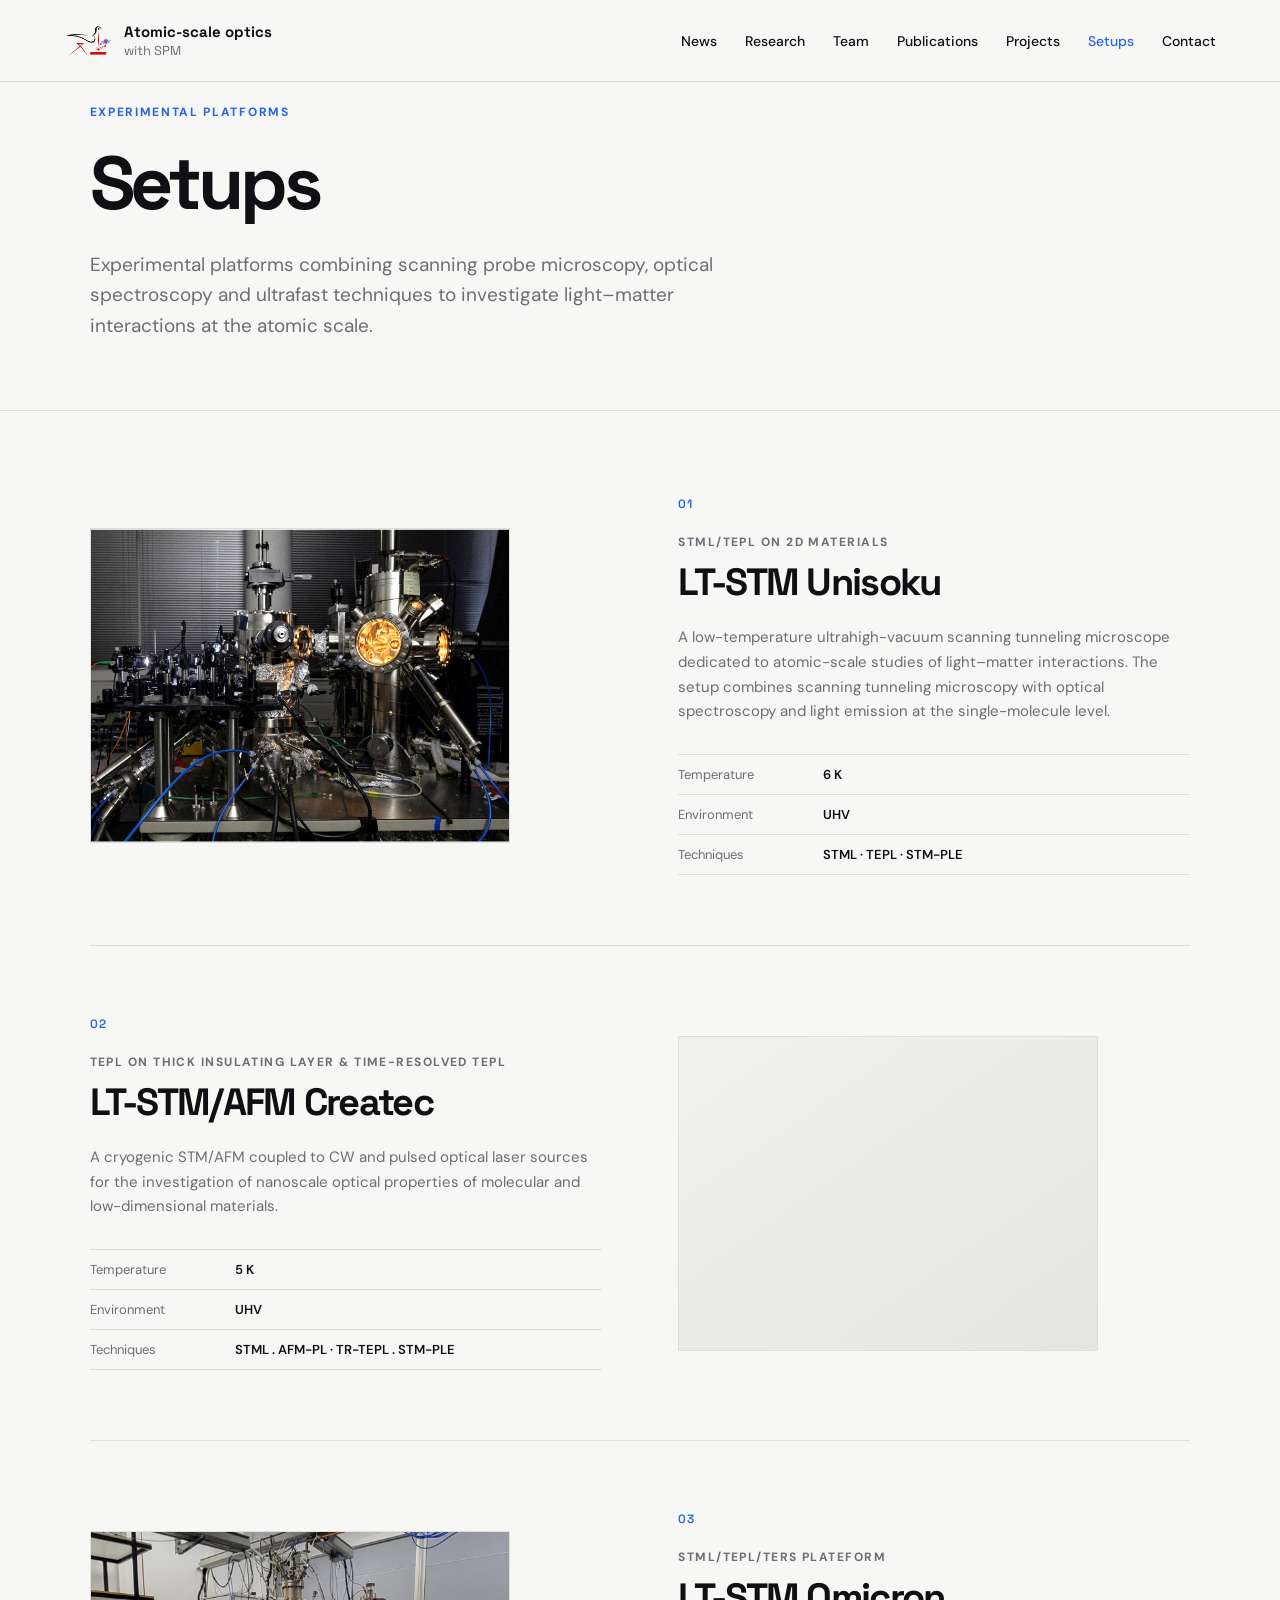
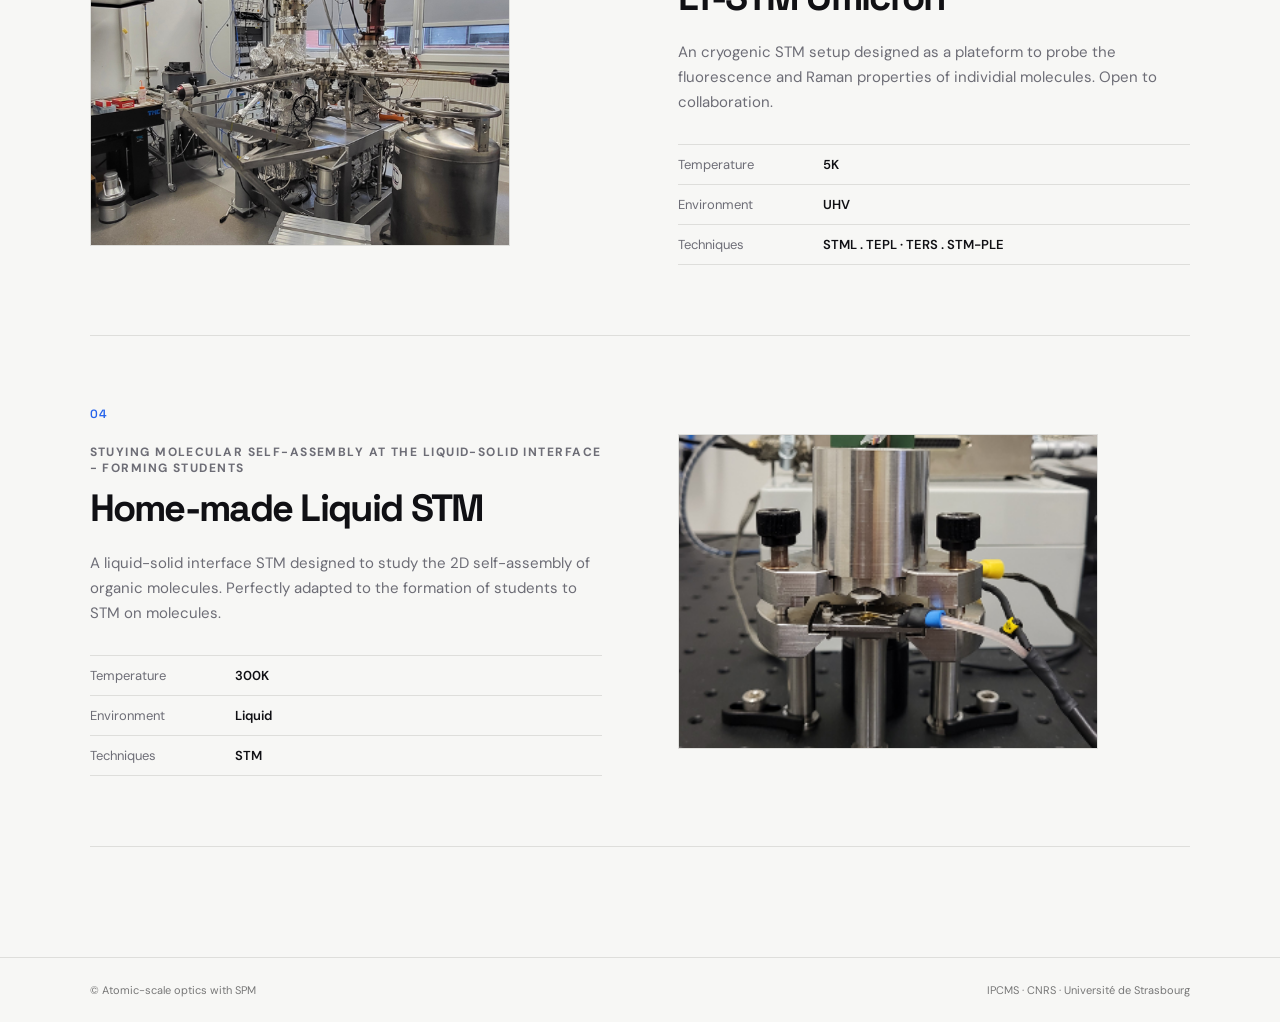
<file: setups.html>
<!doctype html>
<html lang="en">

<head>
  <meta charset="utf-8">
  <meta name="viewport" content="width=device-width,initial-scale=1">
  <title>Setups — Atomic-scale optics with SPM</title>
  <link rel="stylesheet" href="css/style.css">
</head>

<body>

<header class="site-header">
  <a class="brand" href="index.html">
    <img src="assets/logo.png" alt="Atomic-scale optics with SPM logo">
    <span>
      <strong>Atomic-scale optics</strong>
      <small>with SPM</small>
    </span>
  </a>

  <nav class="site-nav"></nav>
</header>

<main>

  <section class="page-hero">
    <p class="eyebrow">Experimental platforms</p>

    <h1>Setups</h1>

    <p>
      Experimental platforms combining scanning probe microscopy,
      optical spectroscopy and ultrafast techniques to investigate
      light–matter interactions at the atomic scale.
    </p>
  </section>

  <section id="setups-list" class="setups-list"></section>

</main>

<footer>
  <span>© Atomic-scale optics with SPM</span>
  <span>IPCMS · CNRS · Université de Strasbourg</span>
</footer>

<script src="js/content.js"></script>
<script src="js/site.js"></script>

<script>

  renderNavigation("setups");

  const setupsContainer = document.getElementById("setups-list");

  siteContent.setups.forEach((setup, index) => {

    const article = document.createElement("article");
    article.className = "setup-item";

    const imageHTML = setup.image
      ? `<img src="${setup.image}" alt="${setup.title}">`
      : `<div class="setup-placeholder"></div>`;

    const specsHTML = setup.specs.map(spec => `
      <div class="setup-spec">
        <span>${spec.label}</span>
        <strong>${spec.value}</strong>
      </div>
    `).join("");

    article.innerHTML = `
      <div class="setup-image">
        ${imageHTML}
      </div>

      <div class="setup-content">

        <div class="setup-number">
          ${String(index + 1).padStart(2, "0")}
        </div>

        <p class="setup-subtitle">
          ${setup.subtitle}
        </p>

        <h2>${setup.title}</h2>

        <p class="setup-text">
          ${setup.text}
        </p>

        <div class="setup-specs">
          ${specsHTML}
        </div>

      </div>
    `;

    setupsContainer.appendChild(article);

  });

</script>

</body>
</html>
</file>
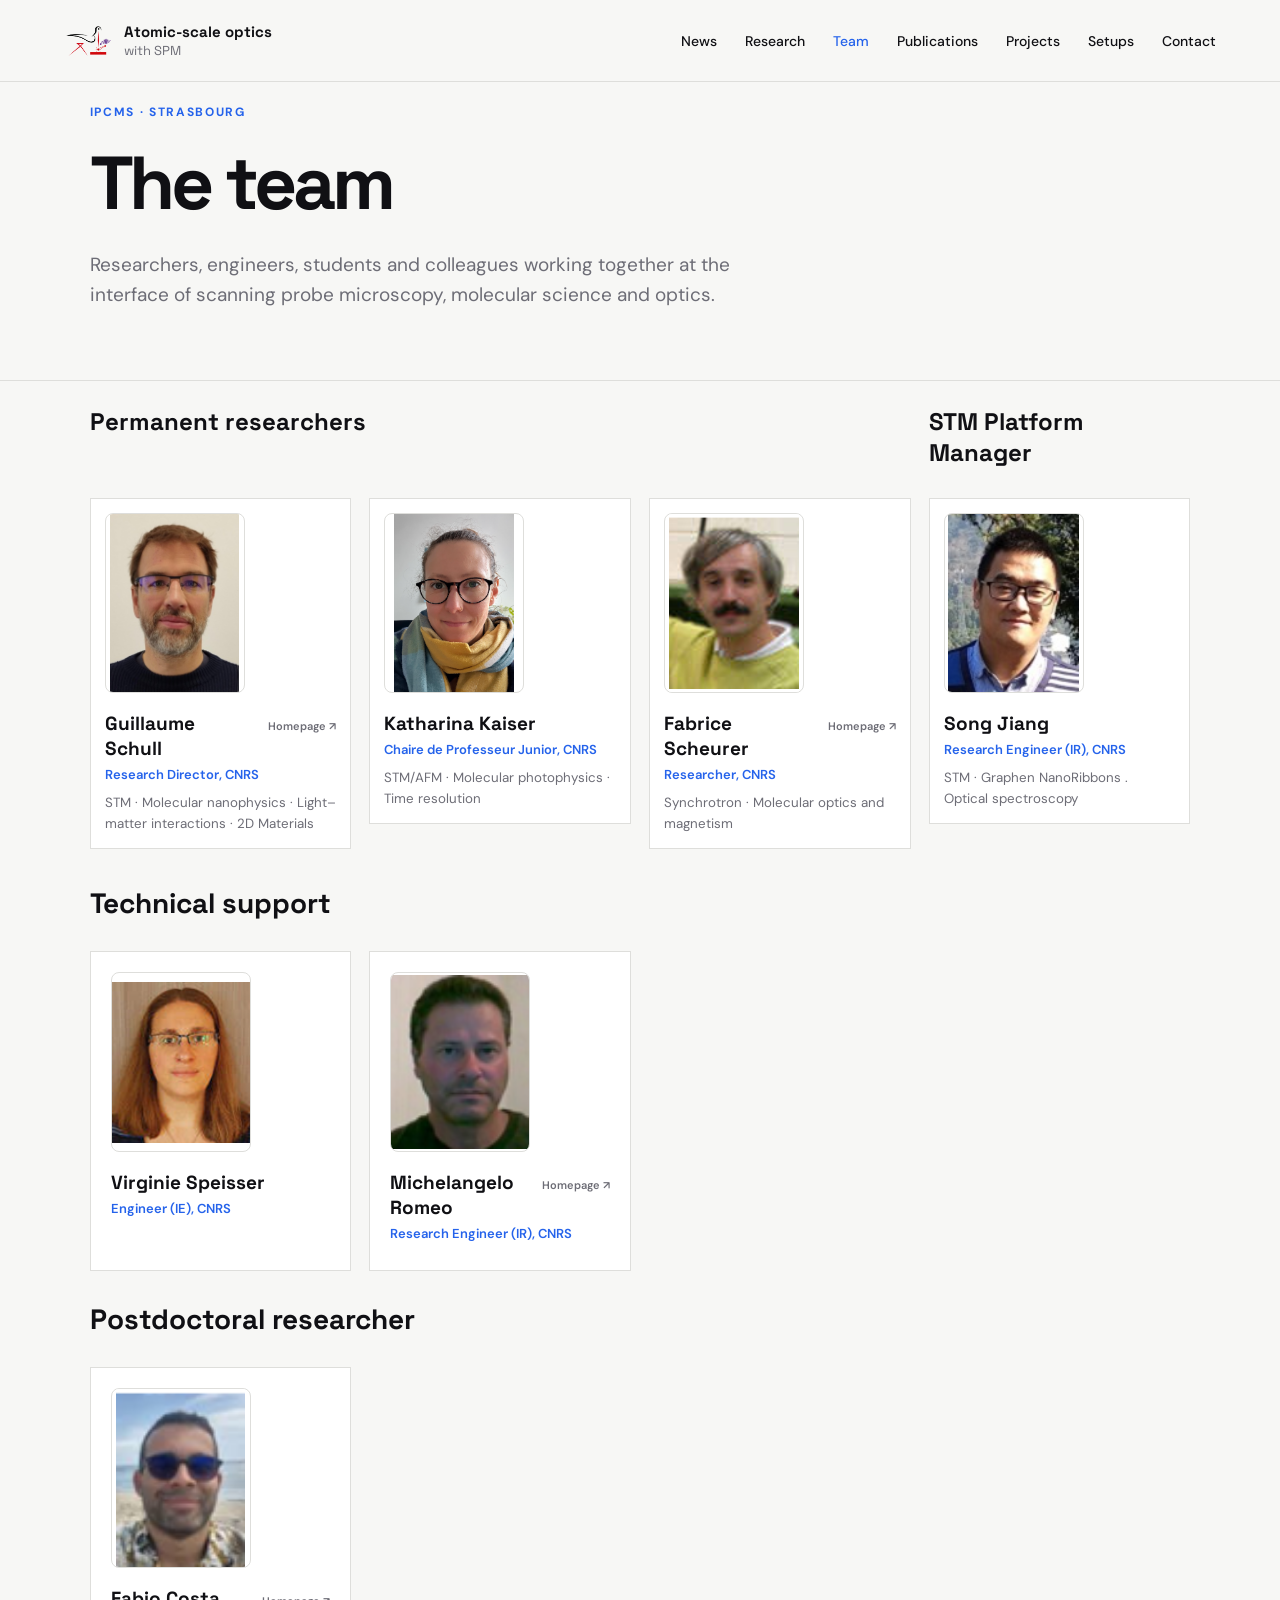
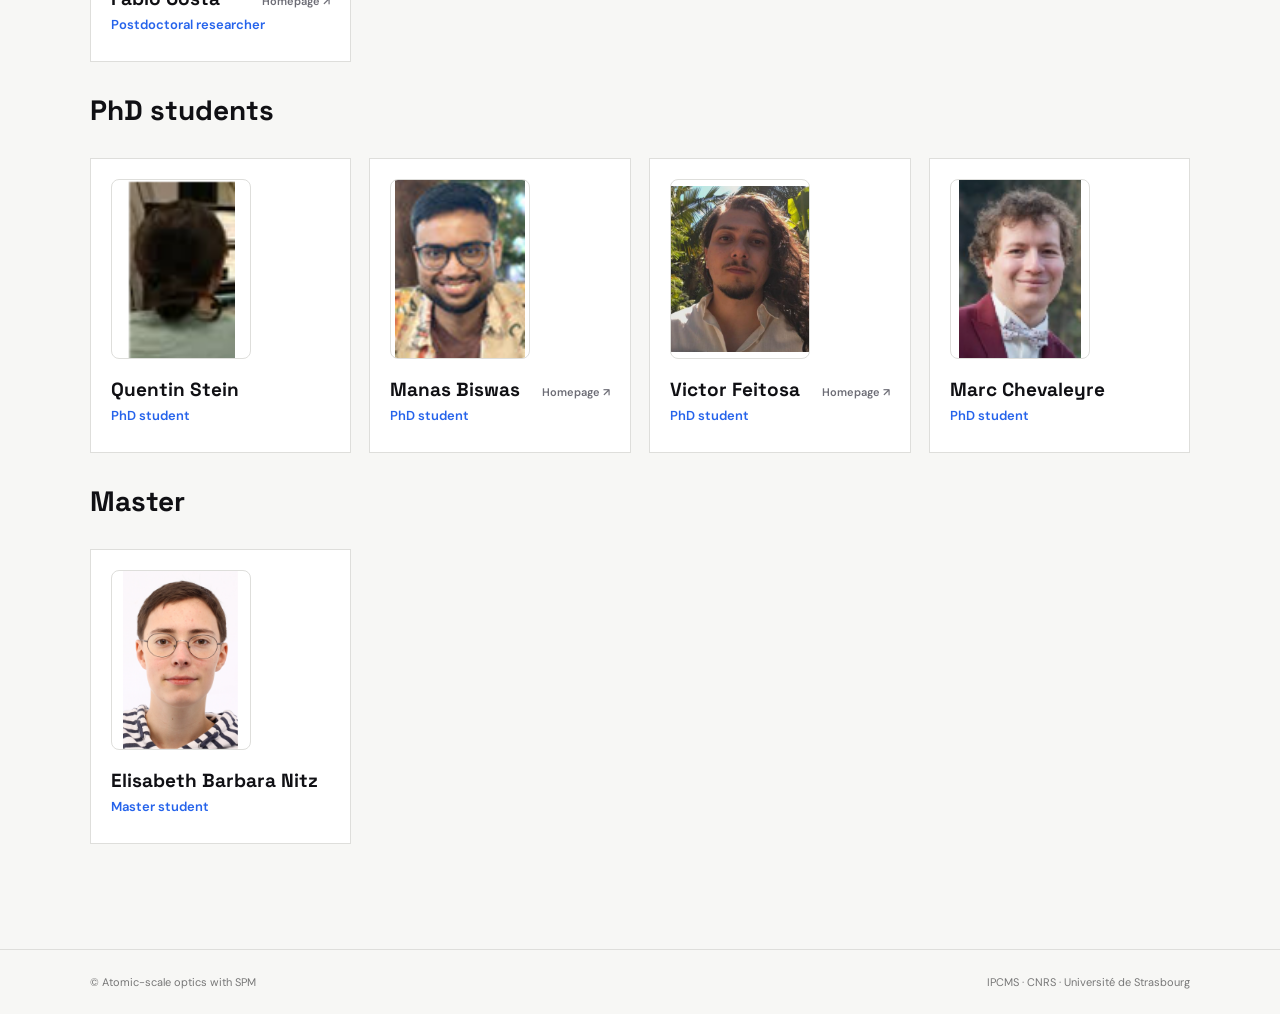
<file: team.html>
<!doctype html><html lang="en"><head><meta charset="utf-8"><meta name="viewport" content="width=device-width,initial-scale=1"><title>Team — Atomic-scale optics with SPM</title><link rel="stylesheet" href="css/style.css"></head><body>
<header class="site-header"><a class="brand" href="index.html"><img src="assets/logo.png" alt="Atomic-scale optics with SPM logo"><span><strong>Atomic-scale optics</strong><small>with SPM</small></span></a><nav class="site-nav"></nav></header>
<main><section class="page-hero"><p class="eyebrow">IPCMS · Strasbourg</p><h1>The team</h1><p>Researchers, engineers, students and colleagues working together at the interface of scanning probe microscopy, molecular science and optics.</p></section><section class="section" id="team-content"></section></main>
<footer><span>© Atomic-scale optics with SPM</span><span>IPCMS · CNRS · Université de Strasbourg</span></footer><script src="js/content.js"></script><script src="js/site.js"></script><script>renderTeam()</script></body></html>
</file>
<file: css/style.css>
@import url('https://fonts.googleapis.com/css2?family=DM+Sans:wght@400;500;600;700&family=Space+Grotesk:wght@400;500;600;700&display=swap');

:root {
  --ink: #101014;
  --muted: #6d6d76;
  --paper: #f7f7f5;
  --red: #2563eb;
  --red: #2563eb;
  --purple: #6635b8;
  --line: #dededb;
}

* {
  box-sizing: border-box;
}

html {
  scroll-behavior: smooth;
}

body {
  margin: 0;
  background: var(--paper);
  color: var(--ink);
  font-family: "DM Sans", Arial, sans-serif;
}

a {
  color: inherit;
  text-decoration: none;
}

/* ===== HEADER ===== */

.site-header {
  height: 82px;
  width: 100%;
  display: flex !important;
  align-items: center;
  justify-content: space-between;
  padding: 0 5vw;
  border-bottom: 1px solid var(--line);
  background: rgba(247, 247, 245, 0.96);
  backdrop-filter: blur(12px);
  position: sticky;
  top: 0;
  z-index: 1000;
  visibility: visible !important;
  opacity: 1 !important;
}

.brand {
  display: flex !important;
  align-items: center;
  gap: 12px;
  visibility: visible !important;
  opacity: 1 !important;
}

.brand img {
  width: 48px;
  height: 48px;
  object-fit: contain;
  display: block;
}

.brand span {
  font-family: "Space Grotesk", Arial, sans-serif;
  line-height: 1;
}

.brand strong {
  display: block;
  font-size: 15px;
}

.brand small {
  display: block;
  color: var(--muted);
  font-size: 13px;
  margin-top: 5px;
}

.site-header nav {
  display: flex !important;
  align-items: center;
  gap: 28px;
  font-size: 14px;
  font-weight: 500;
  visibility: visible !important;
  opacity: 1 !important;
}

.site-header nav a {
  display: inline-block;
  color: var(--ink);
  text-decoration: none;
}

.site-header nav a:hover,
.site-header nav .active {
  color: var(--red);
}

.site-nav .active {
  color: var(--red);
}

/* ===== TYPOGRAPHY ===== */

h1,
h2,
h3 {
  font-family: "Space Grotesk", Arial, sans-serif;
}

/* ===== HERO ===== */

.hero {
  min-height: calc(100vh - 82px);
  padding: 4vh 7vw 10vh;
  display: grid;
  grid-template-columns: 1.05fr 0.95fr;
  gap: 6vw;
  align-items: center;
  overflow: hidden;
}

.hero > div:first-child {
  transform: translateY(-35px);
}

.eyebrow,
.project-tag {
  font-size: 12px;
  letter-spacing: .14em;
  text-transform: uppercase;
  font-weight: 700;
  color: var(--red);
}

.hero h1 {
  font-size: clamp(48px, 5vw, 72px);
  line-height: .98;
  letter-spacing: -.055em;
  margin: 18px 0 28px;
}

.hero h1 em {
  font-style: normal;
  color: var(--red);
}

.lead {
  font-size: 19px;
  line-height: 1.6;
  max-width: 650px;
  color: #4d4d55;
}

.hero-actions {
  display: flex;
  gap: 26px;
  align-items: center;
  margin-top: 35px;
}

.button {
  display: inline-block;
  padding: 14px 21px;
  background: var(--ink);
  color: white;
  border-radius: 100px;
  font-weight: 600;
  font-size: 14px;
}

.button:hover {
  transform: translateY(-2px);
}

.text-link {
  font-weight: 600;
  font-size: 14px;
}

.hero-visual {
  height: 520px;
  position: relative;
  border-left: 1px solid var(--line);
  background:
    radial-gradient(circle at 58% 42%, rgba(226,27,35,.15), transparent 24%),
    radial-gradient(circle at 70% 55%, rgba(102,53,184,.12), transparent 32%);
}

.hero-visual:before {
  content: "";
  position: absolute;
  width: 360px;
  height: 360px;
  border: 1px solid #cfcfcf;
  border-radius: 50%;
  left: 20%;
  top: 12%;
  opacity: .7;
}

.hero-visual:after {
  content: "";
  position: absolute;
  width: 210px;
  height: 210px;
  border: 1px solid #d6d6d2;
  border-radius: 50%;
  left: 35%;
  top: 27%;
}

.orb {
  position: absolute;
  border-radius: 50%;
}

.orb-a {
  width: 13px;
  height: 13px;
  background: var(--red);
  left: 58%;
  top: 42%;
  box-shadow:
    0 0 0 12px rgba(226,27,35,.08),
    0 0 45px rgba(226,27,35,.4);
}

.orb-b {
  width: 8px;
  height: 8px;
  background: var(--purple);
  left: 70%;
  top: 54%;
  box-shadow: 0 0 35px rgba(102,53,184,.45);
}

.crosshair {
  position: absolute;
  left: 45%;
  top: 20%;
  height: 62%;
  width: 1px;
  background: linear-gradient(
    transparent,
    #222 30%,
    #222 70%,
    transparent
  );
  transform: rotate(25deg);
}

.visual-label {
  position: absolute;
  bottom: 10%;
  left: 9%;
  font: 600 11px/1.7 "Space Grotesk";
  letter-spacing: .12em;
  color: #777;
}

/* ===== SECTIONS ===== */

.section {
  padding: 105px 7vw;
}

.section-head {
  display: flex;
  align-items: baseline;
  gap: 18px;
  margin-bottom: 45px;
}

.section-head span {
  font: 600 12px "Space Grotesk";
  color: var(--red);
}

.section-head h2 {
  font-size: 43px;
  letter-spacing: -.04em;
  margin: 0;
}

.section-head a {
  margin-left: auto;
  font-size: 14px;
  font-weight: 600;
}

/* ===== RESEARCH ===== */

.research-grid {
  display: grid;
  grid-template-columns: repeat(3, 1fr);
  border-top: 1px solid var(--line);
  border-left: 1px solid var(--line);
}

.research-card {
  min-height: 245px;
  padding: 30px;
  border-right: 1px solid var(--line);
  border-bottom: 1px solid var(--line);
  transition: .25s;
}

.research-card:hover {
  background: white;
}

.research-card span {
  font: 600 11px "Space Grotesk";
  color: #aaa;
}

.research-card h3 {
  font-size: 25px;
  margin: 55px 0 12px;
}

.research-card p {
  line-height: 1.55;
  color: var(--muted);
  font-size: 14px;
  max-width: 340px;
}

.research-card.featured {
  background: #fff;
}

.research-card.featured h3 {
  color: var(--red);
}

/* ===== PROJECTS ===== */

.dark-section {
  background: #101014;
  color: white;
  padding: 100px 7vw;
}

.light span {
  color: #ff5960;
}

.dark-section .section-head {
  margin-bottom: 55px;
}

.project-row {
  display: grid;
  grid-template-columns: 1fr 1px 1fr;
  gap: 55px;
}

.project-row h3 {
  font-size: 42px;
  margin: 12px 0;
}

.project-row p:not(.project-tag) {
  color: #b8b8bf;
  line-height: 1.6;
  max-width: 560px;
}

.project-line {
  background: #3b3b41;
}

/* ===== PUBLICATIONS ===== */

.pub-card {
  border-top: 1px solid var(--line);
  padding: 30px 0;
}

.pub-year {
  font: 600 12px "Space Grotesk";
  color: var(--red);
  margin-bottom: 15px;
}

.pub-main {
  display: grid;
  grid-template-columns: 180px 1fr;
  gap: 28px;
}

.toc {
  width: 180px;
  height: 120px;
  object-fit: cover;
  background: white;
  border: 1px solid var(--line);
}

.toc.placeholder {
  display: flex;
  align-items: center;
  justify-content: center;
  font: 700 20px "Space Grotesk";
  color: #bbb;
  background: linear-gradient(135deg, #fff, #eee);
}

.tags {
  display: flex;
  gap: 7px;
  flex-wrap: wrap;
}

.tags span {
  font-size: 10px;
  text-transform: uppercase;
  letter-spacing: .08em;
  border: 1px solid #d3d3cf;
  padding: 5px 8px;
  border-radius: 20px;
}
.pub-card h3 {
  font-size: 25px;
  margin: 0 0 8px;
  max-width: 850px;
}

.authors {
  color: var(--muted);
  font-size: 13px;
  margin: 0 0 6px;
  line-height: 1.5;
}

.journal {
  font-weight: 600;
  font-size: 14px;
  margin: 0;
}

.pub-links {
  margin-top: 14px;
  font-size: 12px;
  font-weight: 700;
  color: var(--red);
}

/* ===== CONTACT ===== */

.contact-section {
  padding: 35px 7vw;
  background: var(--red);
  color: white;
  display: flex;
  justify-content: space-between;
  align-items: center;
  gap: 40px;
}

.contact-section .eyebrow {
  color: white;
}

.contact-section h2 {
  font-size: 28px;
  margin: 8px 0;
}

.contact-section p:not(.eyebrow) {
  line-height: 1.6;
  color: #ffe8e8;
}

.button-light {
  background: white;
  color: var(--red);
}

/* ===== INNER PAGES ===== */

.page-hero {
  padding: 10px 7vw 50px;
  border-bottom: 1px solid var(--line);
}

.page-hero h1 {
  font-size: 75px;
  letter-spacing: -.055em;
  margin: 15px 0;
}

.page-hero > p:last-child {
  max-width: 680px;
  font-size: 19px;
  line-height: 1.6;
  color: var(--muted);
}

.subheading {
  font-size: 28px;
  margin: 30px 0 30px;
}

/* ===== TEAM ===== */

.people-grid {
  display: grid;
  grid-template-columns: repeat(4, 1fr);
  gap: 18px;
}

.people-grid.compact {
  grid-template-columns: repeat(4, 1fr);
}

.person {
  background: white;
  border: 1px solid var(--line);
  padding: 20px;
  min-height: 250px;
}

.portrait {
  width: 140px;
  height: 180px;
  overflow: hidden;
  border: 1px solid var(--line);
  background: #f0f0ed;
}

.portrait img {
  width: 100%;
  height: 100%;
  object-fit: contain;
  display: block;
}

.person h3 {
  font-size: 19px;
  margin: 18px 0 5px;
}

.person p {
  font-size: 13px;
  color: var(--red);
  margin: 0 0 8px;
  font-weight: 600;
}

.person small {
  color: var(--muted);
  line-height: 1.4;
}

/* ===== FOOTER ===== */

footer {
  padding: 25px 7vw;
  display: flex;
  justify-content: space-between;
  font-size: 11px;
  color: #777;
  border-top: 1px solid var(--line);
}

/* ===== RESPONSIVE ===== */

@media (max-width: 850px) {

  .site-header {
    height: auto;
    padding: 14px 5vw;
    align-items: flex-start;
  }

  .site-header nav {
    display: none;
  }

  .hero {
    grid-template-columns: 1fr;
    padding-top: 70px;
  }

  .hero-visual {
    height: 280px;
    border-left: 0;
  }

  .research-grid {
    grid-template-columns: 1fr 1fr;
  }

  .project-row {
    grid-template-columns: 1fr;
  }

  .project-line {
    display: none;
  }

  .people-grid,
  .people-grid.compact {
    grid-template-columns: 1fr 1fr;
  }

  .pub-main {
    grid-template-columns: 110px 1fr;
  }

  .toc {
    width: 110px;
    height: 85px;
  }

  .contact-section {
    display: block;
  }

  .contact-section .button {
    margin-top: 25px;
  }

  .page-hero h1 {
    font-size: 55px;
  }

  footer {
    display: block;
  }

  footer span {
    display: block;
    margin: 6px 0;
  }
}

@media (max-width: 520px) {

  .research-grid,
  .people-grid,
  .people-grid.compact {
    grid-template-columns: 1fr;
  }

  .section,
  .dark-section {
    padding: 75px 6vw;
  }

  .hero {
    padding-left: 6vw;
    padding-right: 6vw;
  }

  .hero h1 {
    font-size: 48px;
  }

  .pub-main {
    grid-template-columns: 1fr;
  }

  .toc {
    width: 100%;
    height: 130px;
  }

  .contact-section {
    padding: 70px 6vw;
  }
}

/* ===== NEWS ===== */

.news-grid {
  display: grid;
  grid-template-columns: repeat(2, 1fr);
  gap: 24px;
}

.news-card {
  background: #fff;
  border: 1px solid var(--line);
  display: grid;
  grid-template-columns: 180px 1fr;
  min-height: 210px;
}

.news-image {
  width: 180px;
  height: 100%;
  min-height: 210px;
  object-fit: cover;
}

.news-placeholder {
  display: flex;
  align-items: center;
  justify-content: center;
  background: linear-gradient(145deg, #ecece8, #deded8);
  font: 700 20px "Space Grotesk";
  color: #999;
}

.news-card-body {
  padding: 24px;
}

.news-date {
  font: 600 11px "Space Grotesk";
  letter-spacing: .08em;
  text-transform: uppercase;
  color: var(--red);
  margin-bottom: 12px;
}

.news-card h3 {
  font-size: 22px;
  margin: 0 0 10px;
}

.news-card p {
  font-size: 14px;
  color: var(--muted);
  line-height: 1.55;
  margin: 0;
}

.news-link {
  display: inline-block;
  margin-top: 17px;
  color: var(--red);
  font-size: 12px;
  font-weight: 700;
}

.site-nav .active {
  color: var(--red);
}

@media (max-width: 850px) {

  .news-grid {
    grid-template-columns: 1fr;
  }

  .news-card {
    grid-template-columns: 130px 1fr;
  }

  .news-image {
    width: 130px;
  }
}

@media (max-width: 520px) {

  .news-card {
    grid-template-columns: 1fr;
  }

  .news-image {
    width: 100%;
    height: 150px;
    min-height: 150px;
  }
}

/* ===== REMOVE OLD HERO DECORATIVE CIRCLES ===== */

.hero-visual::before,
.hero-visual::after {
  content: none !important;
  display: none !important;
}

.hero-visual .orb,
.hero-visual .crosshair {
  display: none !important;
}

/* ===== HERO IMAGE ===== */

.hero-image {
  width: 104%;
  max-width: none;
  max-height: 4000px;
  object-fit: contain;
  display: block;
}
/* TEST TEAM PHOTOS */
.person .portrait {
  width: 140px !important;
  height: 180px !important;
  border: 1px solid #dededb !important;
  border-radius: 8px !important;
  overflow: hidden !important;
  background: white !important;
}

.person .portrait img {
  width: 100% !important;
  height: 100% !important;
  object-fit: contain !important;
  display: block !important;
}
#team-content {
  padding-top: 25px;
}
/* ===== TEAM HOMEPAGE LINKS ===== */

.person-name-row {
  display: flex;
  justify-content: space-between;
  align-items: baseline;
  gap: 12px;
}

.person-homepage {
  font-size: 11px;
  font-weight: 600;
  color: var(--muted);
  white-space: nowrap;
}

.person-homepage:hover {
  color: var(--red);
}
/* Move Latest News upward on homepage */
#news {
  margin-top: -40px;
}


/* ===== SETUPS ===== */

.setups-list {
  padding: 65px 7vw 110px;
}

.setup-item {
  display: grid;
  grid-template-columns: 1fr 1fr;
  gap: 6vw;
  align-items: center;
  padding: 70px 0;
  border-bottom: 1px solid var(--line);
}

.setup-item:first-child {
  padding-top: 20px;
}

.setup-item:nth-child(even) .setup-image {
  order: 2;
}

.setup-item:nth-child(even) .setup-content {
  order: 1;
}

.setup-image {
  width: 100%;
  max-width: 420px;
  aspect-ratio: 4 / 3;
  overflow: hidden;
  background: white;
  border: 1px solid var(--line);
}

.setup-image img {
  width: 100%;
  height: 100%;
  object-fit: cover;
  display: block;
}

.setup-placeholder {
  width: 100%;
  height: 100%;
  background: linear-gradient(145deg, #f1f1ee, #e5e5e1);
  display: flex;
  align-items: center;
  justify-content: center;
}

.setup-content {
  max-width: 600px;
}

.setup-number {
  font: 600 12px "Space Grotesk";
  color: var(--red);
  letter-spacing: .08em;
  margin-bottom: 22px;
}

.setup-subtitle {
  font-size: 12px;
  letter-spacing: .12em;
  text-transform: uppercase;
  font-weight: 700;
  color: var(--muted);
  margin: 0 0 13px;
}

.setup-content h2 {
  font-size: 38px;
  line-height: 1.05;
  letter-spacing: -.045em;
  margin: 0 0 22px;
}

.setup-text {
  font-size: 15px;
  line-height: 1.65;
  color: var(--muted);
  margin: 0 0 30px;
  max-width: 560px;
}

.setup-specs {
  border-top: 1px solid var(--line);
}

.setup-spec {
  display: grid;
  grid-template-columns: 125px 1fr;
  gap: 20px;
  padding: 11px 0;
  border-bottom: 1px solid var(--line);
  font-size: 13px;
}

.setup-spec span {
  color: var(--muted);
}

.setup-spec strong {
  font-weight: 600;
}

/* ===== SETUPS RESPONSIVE ===== */

@media (max-width: 850px) {

  .setups-list {
    padding: 45px 6vw 80px;
  }

  .setup-item {
    grid-template-columns: 1fr;
    gap: 35px;
    padding: 55px 0;
  }

  .setup-item:nth-child(even) .setup-image,
  .setup-item:nth-child(even) .setup-content {
    order: initial;
  }

  .setup-content {
    max-width: none;
  }

  .setup-content h2 {
    font-size: 32px;
  }

}

@media (max-width: 520px) {

  .setups-list {
    padding-left: 6vw;
    padding-right: 6vw;
  }

  .setup-item {
    padding: 45px 0;
  }

  .setup-image {
    aspect-ratio: 4 / 3;
  }

  .setup-content h2 {
    font-size: 29px;
  }

  .setup-spec {
    grid-template-columns: 105px 1fr;
    gap: 12px;
  }
}

/* ===== PERMANENT RESEARCHERS + STM PLATFORM MANAGER ===== */

.permanent-grid {
  display: grid;
  grid-template-columns: repeat(4, minmax(0, 1fr));
  column-gap: 18px;
  row-gap: 0;
  margin-bottom: 36px;
  align-items: start;
}

.permanent-grid .researchers-heading {
  grid-column: 1 / span 3;
  grid-row: 1;
}

.permanent-grid .platform-heading {
  grid-column: 4;
  grid-row: 1;
}

.permanent-grid .subheading {
  margin-top: 0;
  margin-bottom: 30px;
  font-size: 24px;
}

.permanent-grid > .person {
  grid-row: 2;
  min-width: 0;
  padding: 14px;
}

/* Place the four person cards in columns 1â€“4.
   The headings are h2 elements, while the cards are div elements. */
.permanent-grid > .person:nth-of-type(1) { grid-column: 1; }
.permanent-grid > .person:nth-of-type(2) { grid-column: 2; }
.permanent-grid > .person:nth-of-type(3) { grid-column: 3; }
.permanent-grid > .person:nth-of-type(4) { grid-column: 4; }

/* Tablet and phone layout: keep each heading with its own group. */
@media (max-width: 700px) {
  .permanent-grid {
    grid-template-columns: repeat(2, minmax(0, 1fr));
    column-gap: 12px;
    row-gap: 16px;
  }

  .permanent-grid .researchers-heading {
    grid-column: 1 / -1;
    grid-row: 1;
  }

  .permanent-grid .platform-heading {
    grid-column: 1 / -1;
    grid-row: 4;
    margin-top: 12px;
  }

  .permanent-grid > .person {
    grid-row: auto;
    min-width: 0;
    padding: 12px;
  }

  .permanent-grid > .person:nth-of-type(1) {
    grid-column: 1;
    grid-row: 2;
  }

  .permanent-grid > .person:nth-of-type(2) {
    grid-column: 2;
    grid-row: 2;
  }

  .permanent-grid > .person:nth-of-type(3) {
    grid-column: 1;
    grid-row: 3;
  }

  .permanent-grid > .person:nth-of-type(4) {
    grid-column: 1;
    grid-row: 5;
  }

  .permanent-grid .subheading {
    font-size: 22px;
    margin-bottom: 12px;
  }

  .permanent-grid .portrait {
    max-width: 100%;
  }
}

/* Narrow phones: use one column and put the manager section after all researchers. */
@media (max-width: 520px) {
  .permanent-grid {
    grid-template-columns: minmax(0, 1fr);
    row-gap: 14px;
  }

  .permanent-grid .researchers-heading {
    grid-column: 1;
    grid-row: 1;
  }

  .permanent-grid .platform-heading {
    grid-column: 1;
    grid-row: 5;
    margin-top: 18px;
  }

  .permanent-grid > .person:nth-of-type(1) {
    grid-column: 1;
    grid-row: 2;
  }

  .permanent-grid > .person:nth-of-type(2) {
    grid-column: 1;
    grid-row: 3;
  }

  .permanent-grid > .person:nth-of-type(3) {
    grid-column: 1;
    grid-row: 4;
  }

  .permanent-grid > .person:nth-of-type(4) {
    grid-column: 1;
    grid-row: 6;
  }
}
</file>
